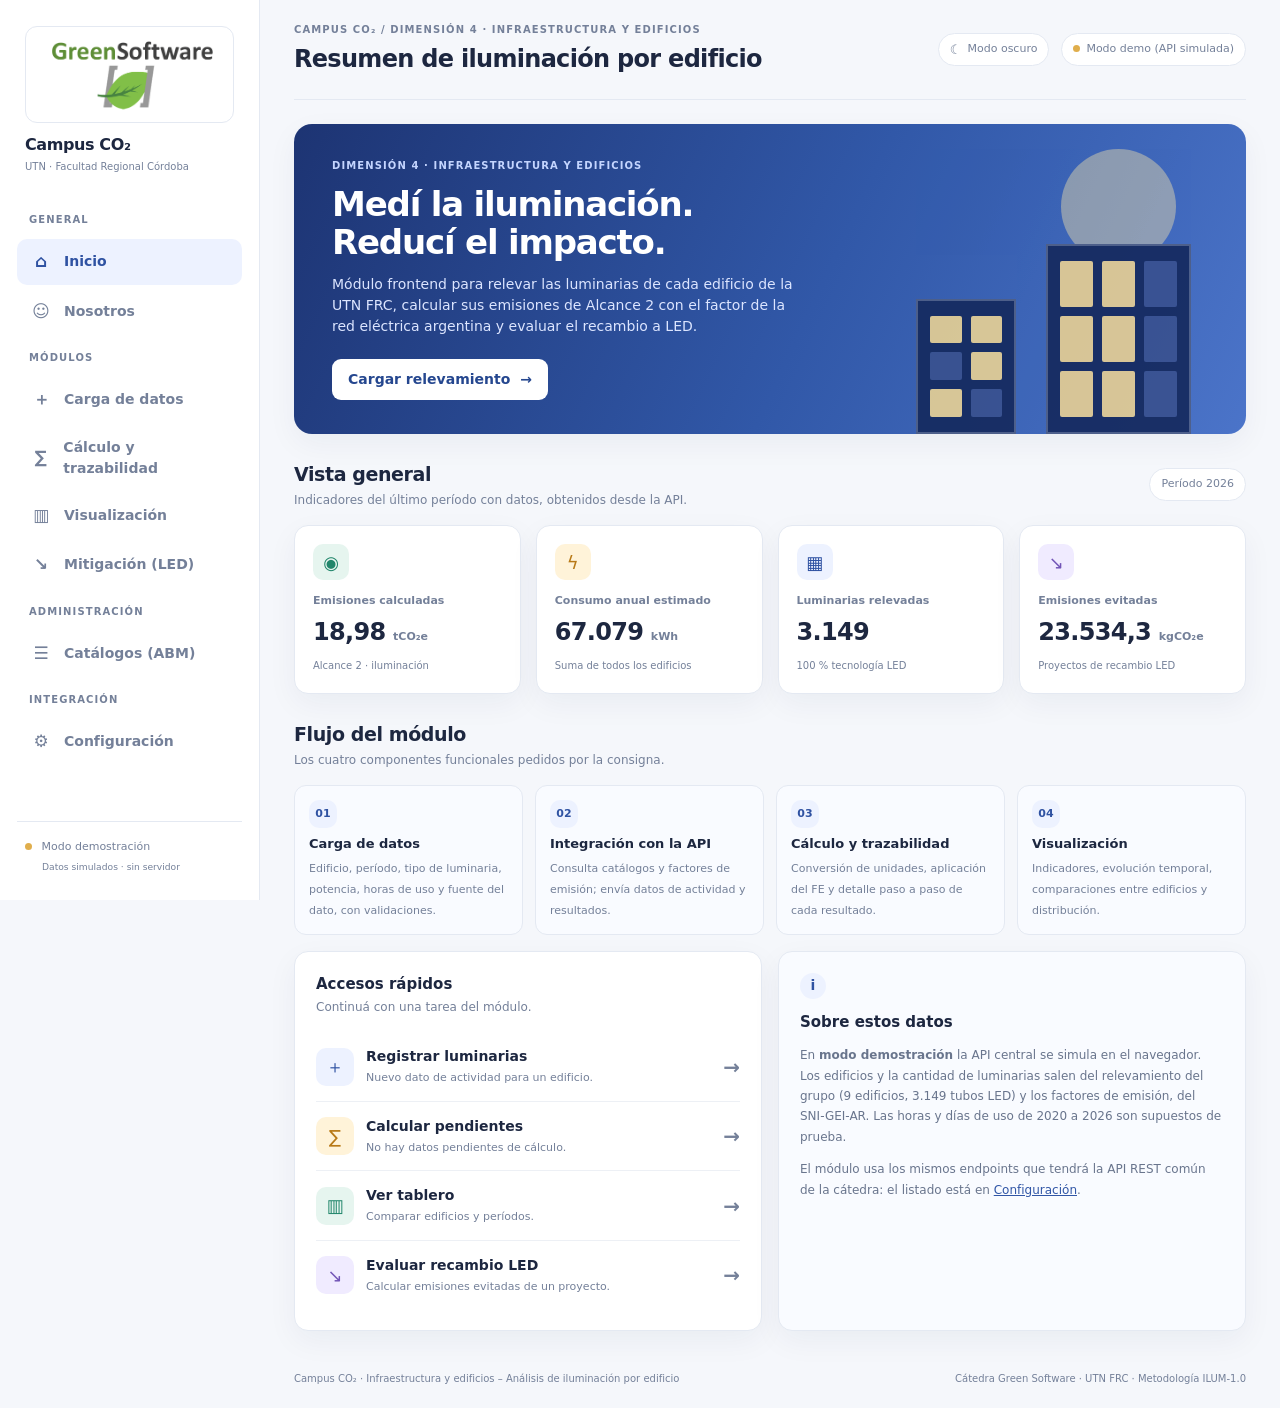
<file: index.html>
<!doctype html>
<html lang="es">
<head>
  <meta charset="utf-8">
  <meta name="viewport" content="width=device-width, initial-scale=1">
  <title>Inicio · Campus CO₂ Iluminación</title>
  <link rel="icon" href="favicon.ico" sizes="any">
  <link rel="icon" type="image/png" href="img/icono-64.png">
  <link rel="apple-touch-icon" href="img/icono-180.png">
  <link rel="stylesheet" href="css/styles.css">
  <script>try{var t=localStorage.getItem("campusco2.theme");if(t)document.documentElement.dataset.theme=t}catch(e){}</script>
</head>
<body data-page="inicio" data-title="Resumen de iluminación por edificio">
  <aside id="app-sidebar"></aside>
  <main class="main">
    <header id="app-topbar"></header>

    <div class="hero">
      <div class="hero-copy">
        <div class="eyebrow light">Dimensión 4 · Infraestructura y edificios</div>
        <h2>Medí la iluminación.<br>Reducí el impacto.</h2>
        <p>Módulo frontend para relevar las luminarias de cada edificio de la UTN FRC, calcular sus emisiones de Alcance 2 con el factor de la red eléctrica argentina y evaluar el recambio a LED.</p>
        <a class="btn btn-light" href="carga.html">Cargar relevamiento <span>→</span></a>
      </div>
      <div class="hero-art" aria-hidden="true">
        <div class="sun"></div>
        <div class="building building-a"><i></i><i></i><i></i><i></i><i></i><i></i></div>
        <div class="building building-b"><i></i><i></i><i></i><i></i><i></i><i></i><i></i><i></i><i></i></div>
      </div>
    </div>

    <div class="section-heading">
      <div><h2>Vista general</h2><p>Indicadores del último período con datos, obtenidos desde la API.</p></div>
      <span class="period-tag" id="home-period">Cargando…</span>
    </div>
    <div class="kpi-grid" id="home-kpis">
      <article class="kpi"><div class="kpi-icon green">◉</div><span class="kpi-label">Emisiones calculadas</span><strong id="k-co2">–</strong><small>Alcance 2 · iluminación</small></article>
      <article class="kpi"><div class="kpi-icon gold">ϟ</div><span class="kpi-label">Consumo anual estimado</span><strong id="k-kwh">–</strong><small>Suma de todos los edificios</small></article>
      <article class="kpi"><div class="kpi-icon blue">▦</div><span class="kpi-label">Luminarias relevadas</span><strong id="k-lum">–</strong><small id="k-led">–</small></article>
      <article class="kpi"><div class="kpi-icon violet">↘</div><span class="kpi-label">Emisiones evitadas</span><strong id="k-evit">–</strong><small>Proyectos de recambio LED</small></article>
    </div>
    <div id="home-error"></div>

    <div class="section-heading"><div><h2>Flujo del módulo</h2><p>Los cuatro componentes funcionales pedidos por la consigna.</p></div></div>
    <div class="flow">
      <a class="flow-step" href="carga.html"><span class="step">01</span><b>Carga de datos</b><small>Edificio, período, tipo de luminaria, potencia, horas de uso y fuente del dato, con validaciones.</small></a>
      <a class="flow-step" href="configuracion.html"><span class="step">02</span><b>Integración con la API</b><small>Consulta catálogos y factores de emisión; envía datos de actividad y resultados.</small></a>
      <a class="flow-step" href="calculo.html"><span class="step">03</span><b>Cálculo y trazabilidad</b><small>Conversión de unidades, aplicación del FE y detalle paso a paso de cada resultado.</small></a>
      <a class="flow-step" href="visualizacion.html"><span class="step">04</span><b>Visualización</b><small>Indicadores, evolución temporal, comparaciones entre edificios y distribución.</small></a>
    </div>

    <div class="grid-2 mt">
      <article class="panel">
        <div class="panel-head"><div><h3>Accesos rápidos</h3><p>Continuá con una tarea del módulo.</p></div></div>
        <div class="quick-list">
          <a class="quick-link" href="carga.html"><span class="quick-icon blue">＋</span><span><b>Registrar luminarias</b><small>Nuevo dato de actividad para un edificio.</small></span><strong>→</strong></a>
          <a class="quick-link" href="calculo.html"><span class="quick-icon gold">∑</span><span><b>Calcular pendientes</b><small id="k-pend">Datos de actividad sin resultado de emisiones.</small></span><strong>→</strong></a>
          <a class="quick-link" href="visualizacion.html"><span class="quick-icon green">▥</span><span><b>Ver tablero</b><small>Comparar edificios y períodos.</small></span><strong>→</strong></a>
          <a class="quick-link" href="mitigacion.html"><span class="quick-icon violet">↘</span><span><b>Evaluar recambio LED</b><small>Calcular emisiones evitadas de un proyecto.</small></span><strong>→</strong></a>
        </div>
      </article>
      <article class="panel note-panel">
        <div class="note-icon">i</div>
        <h3>Sobre estos datos</h3>
        <p>En <b>modo demostración</b> la API central se simula en el navegador. Los edificios y la cantidad de luminarias salen del relevamiento del grupo (9 edificios, 3.149 tubos LED) y los factores de emisión, del SNI-GEI-AR. Las horas y días de uso de 2020 a 2026 son supuestos de prueba.</p>
        <p>El módulo usa los mismos endpoints que tendrá la API REST común de la cátedra: el listado está en <a href="configuracion.html">Configuración</a>.</p>
      </article>
    </div>
  </main>

  <script src="js/config.js"></script>
  <script src="js/calculo.js"></script>
  <script src="js/mock-data.js"></script>
  <script src="js/api.js"></script>
  <script src="js/layout.js"></script>
  <script src="js/contexto.js"></script>
  <script src="js/pages/inicio.js"></script>
</body>
</html>
</file>
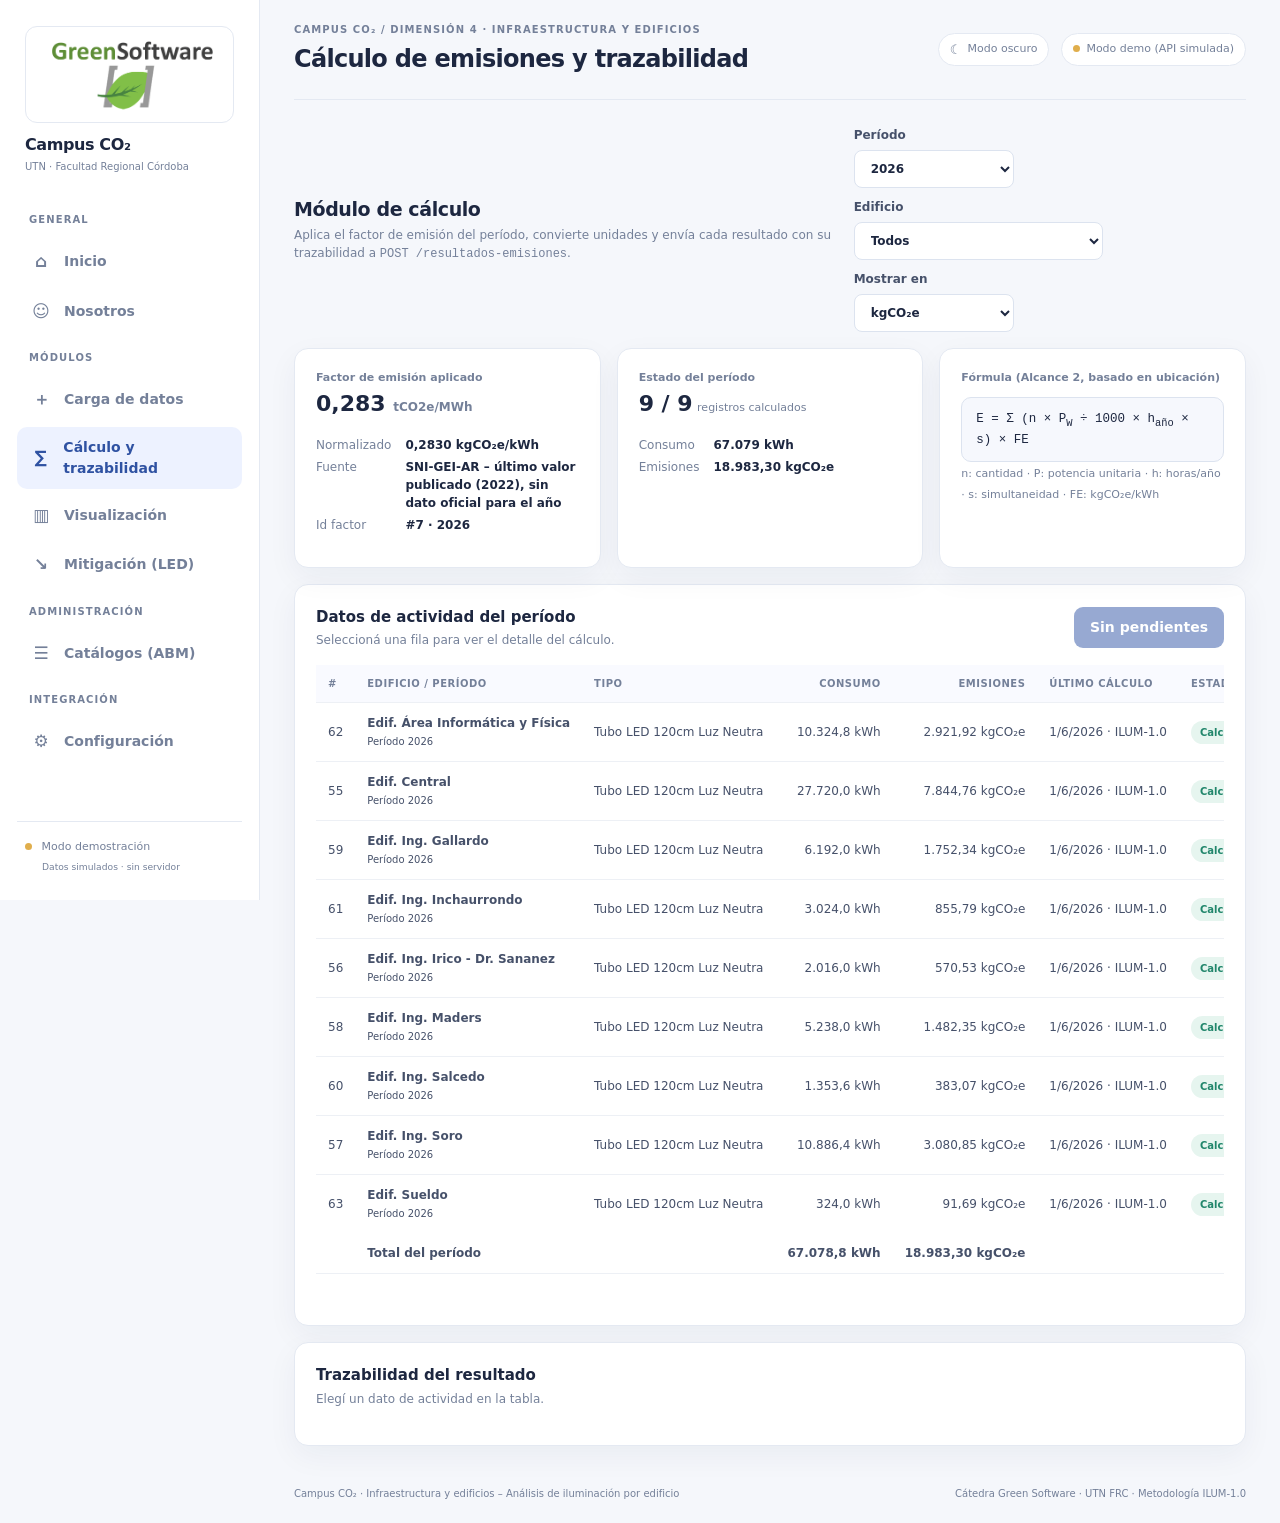
<file: calculo.html>
<!doctype html>
<html lang="es">
<head>
  <meta charset="utf-8">
  <meta name="viewport" content="width=device-width, initial-scale=1">
  <title>Cálculo · Campus CO₂ Iluminación</title>
  <link rel="icon" href="favicon.ico" sizes="any">
  <link rel="icon" type="image/png" href="img/icono-64.png">
  <link rel="apple-touch-icon" href="img/icono-180.png">
  <link rel="stylesheet" href="css/styles.css">
  <script>try{var t=localStorage.getItem("campusco2.theme");if(t)document.documentElement.dataset.theme=t}catch(e){}</script>
</head>
<body data-page="calculo" data-title="Cálculo de emisiones y trazabilidad">
  <aside id="app-sidebar"></aside>
  <main class="main">
    <header id="app-topbar"></header>

    <div class="section-heading">
      <div><h2>Módulo de cálculo</h2><p>Aplica el factor de emisión del período, convierte unidades y envía cada resultado con su trazabilidad a <code>POST /resultados-emisiones</code>.</p></div>
      <div class="toolbar">
        <label class="field">Período<select id="periodo"></select></label>
        <label class="field">Edificio<select id="edificio"></select></label>
        <label class="field">Mostrar en<select id="unidad"><option value="kg">kgCO₂e</option><option value="t">tCO₂e</option></select></label>
      </div>
    </div>

    <div class="grid-3">
      <article class="panel">
        <span class="kpi-label">Factor de emisión aplicado</span>
        <div id="factor-box" class="loading">Cargando…</div>
      </article>
      <article class="panel">
        <span class="kpi-label">Estado del período</span>
        <div id="estado-box" class="loading">Cargando…</div>
      </article>
      <article class="panel">
        <span class="kpi-label">Fórmula (Alcance 2, basado en ubicación)</span>
        <div class="formula" style="margin-bottom:0">E = Σ (n × P<sub>W</sub> ÷ 1000 × h<sub>año</sub> × s) × FE</div>
        <small class="required-note">n: cantidad · P: potencia unitaria · h: horas/año · s: simultaneidad · FE: kgCO₂e/kWh</small>
      </article>
    </div>

    <article class="panel mt">
      <div class="panel-head">
        <div><h3>Datos de actividad del período</h3><p>Seleccioná una fila para ver el detalle del cálculo.</p></div>
        <div class="row-actions">
          <button class="btn btn-primary" id="btn-all" disabled>Calcular y enviar pendientes</button>
        </div>
      </div>
      <div class="table-wrap">
        <table>
          <thead><tr><th>#</th><th>Edificio / período</th><th>Tipo</th><th class="num">Consumo</th><th class="num">Emisiones</th><th>Último cálculo</th><th>Estado</th><th></th></tr></thead>
          <tbody id="calc-table"><tr><td colspan="8" class="empty">Cargando…</td></tr></tbody>
          <tfoot id="calc-foot"></tfoot>
        </table>
      </div>
      <p id="calc-message" class="form-message" aria-live="polite"></p>
    </article>

    <article class="panel mt" id="trace-panel">
      <div class="panel-head"><div><h3>Trazabilidad del resultado</h3><p id="trace-sub">Elegí un dato de actividad en la tabla.</p></div></div>
      <div id="trace" class="trace"></div>
    </article>
  </main>

  <script src="js/config.js"></script>
  <script src="js/calculo.js"></script>
  <script src="js/mock-data.js"></script>
  <script src="js/api.js"></script>
  <script src="js/layout.js"></script>
  <script src="js/contexto.js"></script>
  <script src="js/pages/calculo.js"></script>
</body>
</html>
</file>
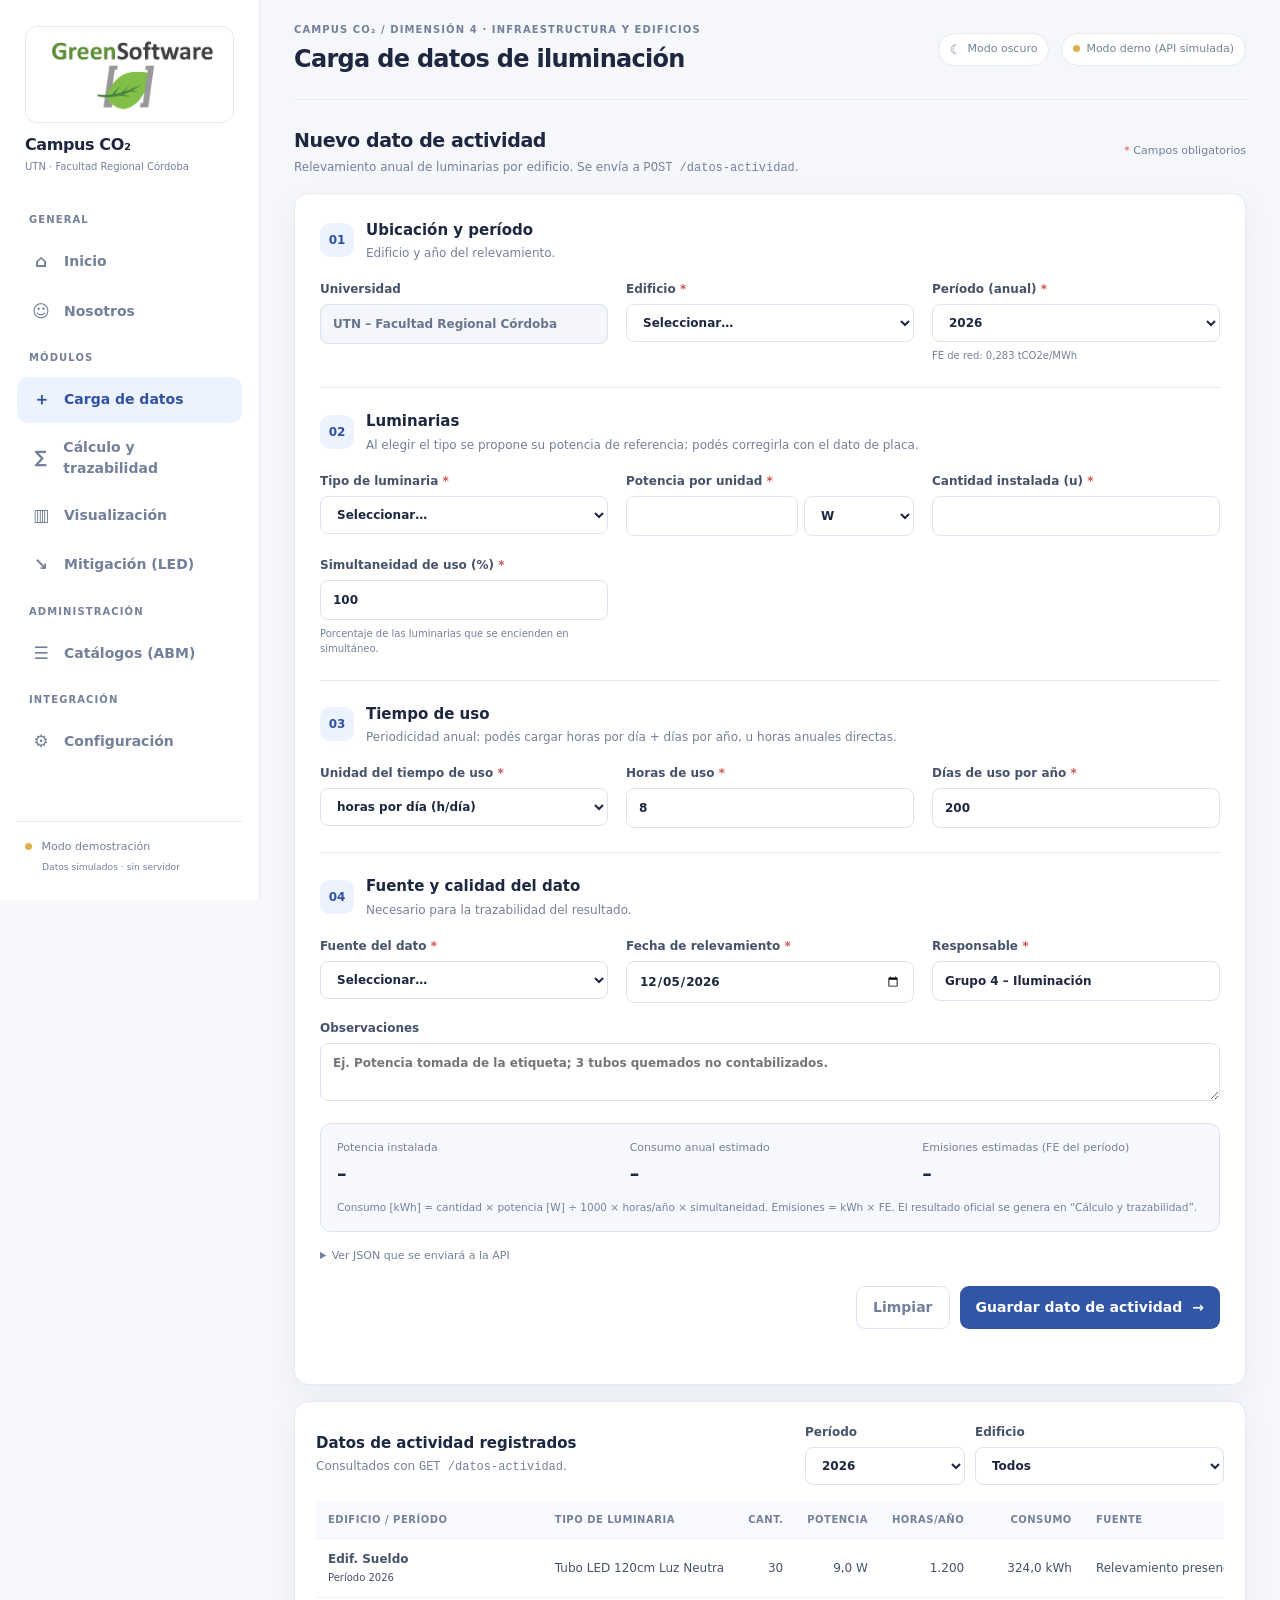
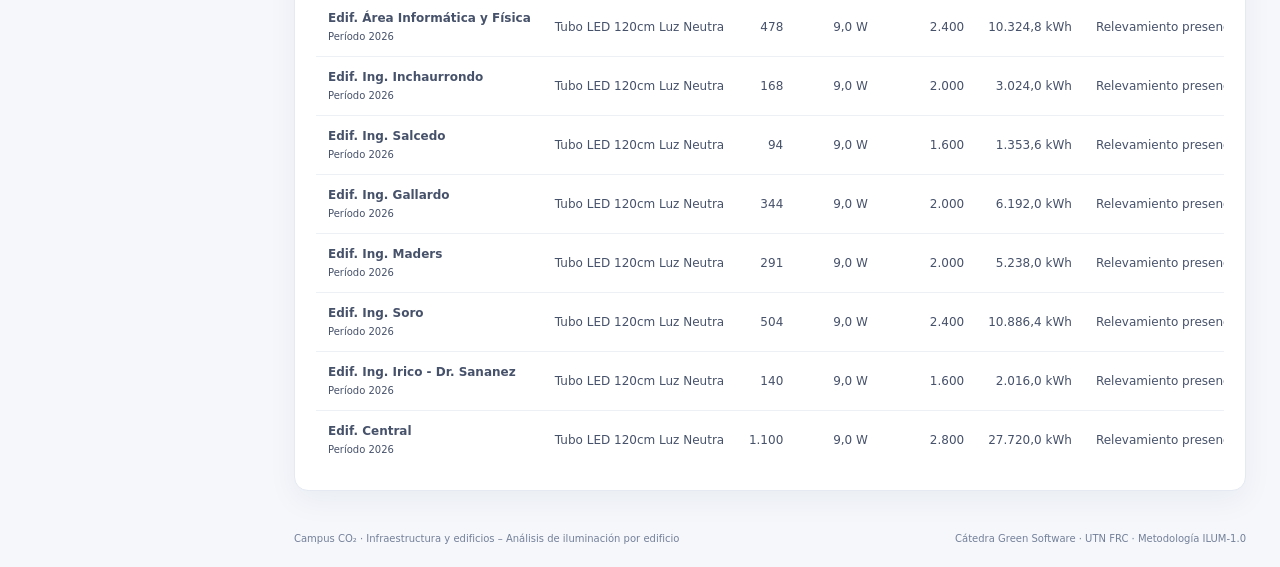
<file: carga.html>
<!doctype html>
<html lang="es">
<head>
  <meta charset="utf-8">
  <meta name="viewport" content="width=device-width, initial-scale=1">
  <title>Carga de datos · Campus CO₂ Iluminación</title>
  <link rel="icon" href="favicon.ico" sizes="any">
  <link rel="icon" type="image/png" href="img/icono-64.png">
  <link rel="apple-touch-icon" href="img/icono-180.png">
  <link rel="stylesheet" href="css/styles.css">
  <script>try{var t=localStorage.getItem("campusco2.theme");if(t)document.documentElement.dataset.theme=t}catch(e){}</script>
</head>
<body data-page="carga" data-title="Carga de datos de iluminación">
  <aside id="app-sidebar"></aside>
  <main class="main">
    <header id="app-topbar"></header>

    <div class="section-heading">
      <div><h2 id="form-title">Nuevo dato de actividad</h2><p>Relevamiento anual de luminarias por edificio. Se envía a <code>POST /datos-actividad</code>.</p></div>
      <span class="required-note"><span style="color:#d35454">*</span> Campos obligatorios</span>
    </div>

    <form id="activity-form" class="panel form-panel" novalidate>
      <input type="hidden" id="id_actividad">

      <div class="form-section-title"><span class="step">01</span><div><h3>Ubicación y período</h3><p>Edificio y año del relevamiento.</p></div></div>
      <div class="form-grid">
        <label class="field">Universidad<input id="universidad" readonly></label>
        <label class="field"><span class="lbl">Edificio <span class="req">*</span></span><select id="id_edificio" required></select><span class="error-text">Seleccioná un edificio.</span></label>
        <label class="field"><span class="lbl">Período (anual) <span class="req">*</span></span><select id="id_periodo" required></select><span class="error-text">Seleccioná un período.</span><small id="periodo-info"></small></label>
      </div>

      <div class="form-section-title separated"><span class="step">02</span><div><h3>Luminarias</h3><p>Al elegir el tipo se propone su potencia de referencia; podés corregirla con el dato de placa.</p></div></div>
      <div class="form-grid">
        <label class="field"><span class="lbl">Tipo de luminaria <span class="req">*</span></span><select id="id_tipo_luminaria" required></select><span class="error-text">Seleccioná un tipo de luminaria.</span><small id="tipo-info"></small></label>
        <label class="field"><span class="lbl">Potencia por unidad <span class="req">*</span></span>
          <span class="input-group">
            <input id="potencia_unitaria" type="number" step="any" min="0" required>
            <select id="unidad_potencia"><option value="W">W</option><option value="kW">kW</option></select>
          </span>
          <span class="error-text" id="err-potencia">Ingresá una potencia entre 0,5 W y 2 kW por unidad.</span>
        </label>
        <label class="field"><span class="lbl">Cantidad instalada (u) <span class="req">*</span></span><input id="cantidad" type="number" min="1" step="1" required><span class="error-text">Ingresá un número entero entre 1 y 10.000.</span></label>
        <label class="field"><span class="lbl">Simultaneidad de uso (%) <span class="req">*</span></span><input id="factor_simultaneidad" type="number" min="1" max="100" step="1" value="100" required><span class="error-text">Debe estar entre 1 y 100 %.</span><small>Porcentaje de las luminarias que se encienden en simultáneo.</small></label>
      </div>

      <div class="form-section-title separated"><span class="step">03</span><div><h3>Tiempo de uso</h3><p>Periodicidad anual: podés cargar horas por día + días por año, u horas anuales directas.</p></div></div>
      <div class="form-grid">
        <label class="field"><span class="lbl">Unidad del tiempo de uso <span class="req">*</span></span>
          <select id="unidad_tiempo"><option value="h/día">horas por día (h/día)</option><option value="h/año">horas por año (h/año)</option></select>
        </label>
        <label class="field"><span class="lbl">Horas de uso <span class="req">*</span></span><input id="horas_uso" type="number" min="0" step="any" required><span class="error-text" id="err-horas">Ingresá entre 0,5 y 24 h/día.</span></label>
        <label class="field"><span class="lbl">Días de uso por año <span class="req">*</span></span><input id="dias_anio" type="number" min="1" max="366" step="1" required><span class="error-text">Ingresá entre 1 y 366 días.</span></label>
      </div>

      <div class="form-section-title separated"><span class="step">04</span><div><h3>Fuente y calidad del dato</h3><p>Necesario para la trazabilidad del resultado.</p></div></div>
      <div class="form-grid">
        <label class="field"><span class="lbl">Fuente del dato <span class="req">*</span></span><select id="id_fuente" required></select><span class="error-text">Seleccioná la fuente.</span></label>
        <label class="field"><span class="lbl">Fecha de relevamiento <span class="req">*</span></span><input id="fecha_relevamiento" type="date" required><span class="error-text">La fecha debe pertenecer al período seleccionado y no ser futura.</span></label>
        <label class="field"><span class="lbl">Responsable <span class="req">*</span></span><input id="responsable" maxlength="80" placeholder="Ej. Grupo 4 – Iluminación" required><span class="error-text">Indicá quién relevó el dato (mín. 3 caracteres).</span></label>
        <label class="field span-all">Observaciones<textarea id="observaciones" rows="2" maxlength="500" placeholder="Ej. Potencia tomada de la etiqueta; 3 tubos quemados no contabilizados."></textarea></label>
      </div>

      <div class="calc-preview">
        <div><span>Potencia instalada</span><strong id="pv-kw">–</strong></div>
        <div><span>Consumo anual estimado</span><strong id="pv-kwh">–</strong></div>
        <div><span>Emisiones estimadas (FE del período)</span><strong id="pv-co2">–</strong></div>
        <small id="pv-formula">Consumo [kWh] = cantidad × potencia [W] ÷ 1000 × horas/año × simultaneidad. Emisiones = kWh × FE. El resultado oficial se genera en “Cálculo y trazabilidad”.</small>
      </div>
      <div id="dup-warning"></div>

      <details class="mt"><summary class="required-note" style="cursor:pointer">Ver JSON que se enviará a la API</summary><pre class="json-box mt" id="payload-preview"></pre></details>

      <div class="form-actions">
        <button type="button" class="btn btn-outline" id="btn-cancel">Limpiar</button>
        <button type="submit" class="btn btn-primary" id="btn-submit">Guardar dato de actividad <span>→</span></button>
      </div>
      <p id="form-message" class="form-message" aria-live="polite"></p>
    </form>

    <article class="panel mt">
      <div class="panel-head">
        <div><h3>Datos de actividad registrados</h3><p>Consultados con <code>GET /datos-actividad</code>.</p></div>
        <div class="toolbar">
          <label class="field">Período<select id="f-periodo"></select></label>
          <label class="field">Edificio<select id="f-edificio"></select></label>
        </div>
      </div>
      <div class="table-wrap">
        <table>
          <thead><tr><th>Edificio / período</th><th>Tipo de luminaria</th><th class="num">Cant.</th><th class="num">Potencia</th><th class="num">Horas/año</th><th class="num">Consumo</th><th>Fuente</th><th>Estado</th><th></th></tr></thead>
          <tbody id="activity-table"><tr><td colspan="9" class="empty">Cargando…</td></tr></tbody>
        </table>
      </div>
    </article>
  </main>

  <script src="js/config.js"></script>
  <script src="js/calculo.js"></script>
  <script src="js/mock-data.js"></script>
  <script src="js/api.js"></script>
  <script src="js/layout.js"></script>
  <script src="js/contexto.js"></script>
  <script src="js/pages/carga.js"></script>
</body>
</html>
</file>
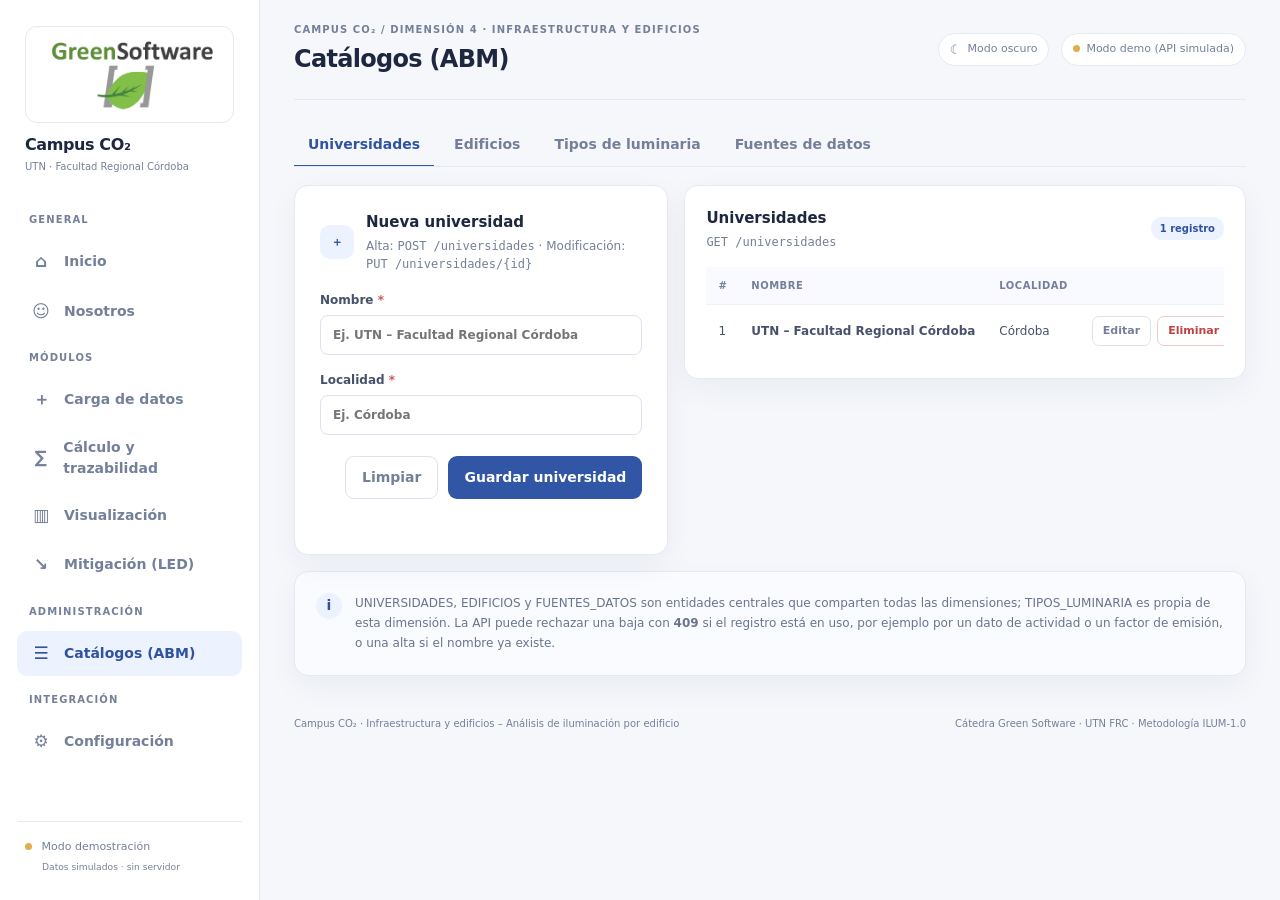
<file: catalogos.html>
<!doctype html>
<html lang="es">
<head>
  <meta charset="utf-8">
  <meta name="viewport" content="width=device-width, initial-scale=1">
  <title>Catálogos · Campus CO₂ Iluminación</title>
  <link rel="icon" href="favicon.ico" sizes="any">
  <link rel="icon" type="image/png" href="img/icono-64.png">
  <link rel="apple-touch-icon" href="img/icono-180.png">
  <link rel="stylesheet" href="css/styles.css">
  <script>try{var t=localStorage.getItem("campusco2.theme");if(t)document.documentElement.dataset.theme=t}catch(e){}</script>
</head>
<body data-page="catalogos" data-title="Catálogos (ABM)">
  <aside id="app-sidebar"></aside>
  <main class="main">
    <header id="app-topbar"></header>

    <div class="tabs" role="tablist">
      <button class="tab active" role="tab" data-tab="universidades" aria-selected="true">Universidades</button>
      <button class="tab" role="tab" data-tab="edificios" aria-selected="false">Edificios</button>
      <button class="tab" role="tab" data-tab="tipos" aria-selected="false">Tipos de luminaria</button>
      <button class="tab" role="tab" data-tab="fuentes" aria-selected="false">Fuentes de datos</button>
    </div>

    <!-- ================= UNIVERSIDADES ================= -->
    <section class="tab-panel" id="tab-universidades">
      <div class="grid-abm">
        <form id="form-univ" class="panel form-panel" novalidate>
          <input type="hidden" id="u-id">
          <div class="form-section-title"><span class="step">＋</span><div><h3 id="u-title">Nueva universidad</h3><p>Alta: <code>POST /universidades</code> · Modificación: <code>PUT /universidades/{id}</code></p></div></div>
          <div class="form-grid one-col">
            <label class="field"><span class="lbl">Nombre <span class="req">*</span></span><input id="u-nombre" maxlength="100" placeholder="Ej. UTN – Facultad Regional Córdoba"><span class="error-text">Ingresá un nombre de 3 a 100 caracteres.</span></label>
            <label class="field"><span class="lbl">Localidad <span class="req">*</span></span><input id="u-localidad" maxlength="80" placeholder="Ej. Córdoba"><span class="error-text">Ingresá una localidad de 2 a 80 caracteres.</span></label>
          </div>
          <div class="form-actions">
            <button type="button" class="btn btn-outline" id="u-cancel">Limpiar</button>
            <button type="submit" class="btn btn-primary" id="u-submit">Guardar universidad</button>
          </div>
          <p id="u-msg" class="form-message" aria-live="polite"></p>
        </form>

        <article class="panel">
          <div class="panel-head"><div><h3>Universidades</h3><p><code>GET /universidades</code></p></div><span class="badge" id="u-count">–</span></div>
          <div class="table-wrap"><table>
            <thead><tr><th>#</th><th>Nombre</th><th>Localidad</th><th></th></tr></thead>
            <tbody id="u-table"><tr><td colspan="4" class="empty">Cargando…</td></tr></tbody>
          </table></div>
        </article>
      </div>
    </section>

    <!-- ================= EDIFICIOS ================= -->
    <section class="tab-panel" id="tab-edificios" hidden>
      <div class="grid-abm">
        <form id="form-edif" class="panel form-panel" novalidate>
          <input type="hidden" id="e-id">
          <div class="form-section-title"><span class="step">＋</span><div><h3 id="e-title">Nuevo edificio</h3><p>Alta: <code>POST /edificios</code> · Modificación: <code>PUT /edificios/{id}</code></p></div></div>
          <div class="form-grid one-col">
            <label class="field"><span class="lbl">Universidad <span class="req">*</span></span><select id="e-universidad"></select><span class="error-text">Seleccioná la universidad.</span></label>
            <label class="field"><span class="lbl">Nombre <span class="req">*</span></span><input id="e-nombre" maxlength="100" placeholder="Ej. Edificio Central"><span class="error-text">Ingresá un nombre de 3 a 100 caracteres.</span></label>
            <label class="field">Dirección<input id="e-direccion" maxlength="150" placeholder="Ej. Maestro M. López esq. Cruz Roja Argentina"><span class="error-text">Máximo 150 caracteres.</span></label>
          </div>
          <div class="form-actions">
            <button type="button" class="btn btn-outline" id="e-cancel">Limpiar</button>
            <button type="submit" class="btn btn-primary" id="e-submit">Guardar edificio</button>
          </div>
          <p id="e-msg" class="form-message" aria-live="polite"></p>
        </form>

        <article class="panel">
          <div class="panel-head"><div><h3>Edificios</h3><p><code>GET /edificios</code></p></div><span class="badge" id="e-count">–</span></div>
          <div class="table-wrap"><table>
            <thead><tr><th>#</th><th>Nombre</th><th>Universidad</th><th>Dirección</th><th></th></tr></thead>
            <tbody id="e-table"><tr><td colspan="5" class="empty">Cargando…</td></tr></tbody>
          </table></div>
        </article>
      </div>
    </section>

    <!-- ================= TIPOS_LUMINARIA ================= -->
    <section class="tab-panel" id="tab-tipos" hidden>
      <div class="grid-abm">
        <form id="form-tipo" class="panel form-panel" novalidate>
          <input type="hidden" id="t-id">
          <div class="form-section-title"><span class="step">＋</span><div><h3 id="t-title">Nuevo tipo de luminaria</h3><p>Alta: <code>POST /tipos-luminaria</code> · Modificación: <code>PUT /tipos-luminaria/{id}</code></p></div></div>
          <div class="form-grid one-col">
            <label class="field"><span class="lbl">Nombre <span class="req">*</span></span><input id="t-nombre" maxlength="100" placeholder="Ej. Tubo LED T8 60 cm"><span class="error-text" id="t-nombre-err">Ingresá un nombre de 3 a 100 caracteres.</span></label>
            <label class="field"><span class="lbl">Tecnología <span class="req">*</span></span>
              <select id="t-tecnologia">
                <option value="">Seleccionar…</option>
                <option>LED</option><option>Fluorescente</option><option>Fluorescente compacta</option>
                <option>Halógena</option><option>Descarga</option><option>Incandescente</option><option>Otra</option>
              </select><span class="error-text">Seleccioná la tecnología.</span>
            </label>
            <label class="field"><span class="lbl">Potencia de referencia (W) <span class="req">*</span></span><input id="t-potencia" type="number" min="0.5" max="2000" step="any"><span class="error-text">Ingresá entre 0,5 y 2.000 W.</span><small>Se propone al cargar un dato de actividad con este tipo.</small></label>
            <label class="check"><input type="checkbox" id="t-eficiente"> Tecnología eficiente <small>(cuenta para el % LED / eficiente y no aparece como oportunidad de recambio)</small></label>
          </div>
          <div class="form-actions">
            <button type="button" class="btn btn-outline" id="t-cancel">Limpiar</button>
            <button type="submit" class="btn btn-primary" id="t-submit">Guardar tipo</button>
          </div>
          <p id="t-msg" class="form-message" aria-live="polite"></p>
        </form>

        <article class="panel">
          <div class="panel-head"><div><h3>Tipos de luminaria</h3><p><code>GET /tipos-luminaria</code></p></div><span class="badge" id="t-count">–</span></div>
          <div class="table-wrap"><table>
            <thead><tr><th>#</th><th>Nombre</th><th>Tecnología</th><th class="num">Potencia</th><th>Eficiente</th><th></th></tr></thead>
            <tbody id="t-table"><tr><td colspan="6" class="empty">Cargando…</td></tr></tbody>
          </table></div>
        </article>
      </div>
    </section>

    <!-- ================= FUENTES_DATOS ================= -->
    <section class="tab-panel" id="tab-fuentes" hidden>
      <div class="grid-abm">
        <form id="form-fuente" class="panel form-panel" novalidate>
          <input type="hidden" id="f-id">
          <div class="form-section-title"><span class="step">＋</span><div><h3 id="f-title">Nueva fuente de datos</h3><p>Alta: <code>POST /fuentes-datos</code> · Modificación: <code>PUT /fuentes-datos/{id}</code></p></div></div>
          <div class="form-grid one-col">
            <label class="field"><span class="lbl">Nombre <span class="req">*</span></span><input id="f-nombre" maxlength="100" placeholder="Ej. Factura EPEC"><span class="error-text" id="f-nombre-err">Ingresá un nombre de 3 a 100 caracteres.</span></label>
            <label class="field"><span class="lbl">Tipo <span class="req">*</span></span>
              <select id="f-tipo">
                <option value="">Seleccionar…</option>
                <option value="relevamiento">Relevamiento</option>
                <option value="inventario">Inventario</option>
                <option value="documento_tecnico">Documento técnico</option>
                <option value="factura">Factura</option>
                <option value="estimacion">Estimación</option>
                <option value="factor_emision">Factor de emisión</option>
              </select><span class="error-text">Seleccioná el tipo de fuente.</span>
            </label>
            <label class="field">Referencia<input id="f-referencia" maxlength="250" placeholder="Ej. Dpto. Mantenimiento / planilla 2026"><span class="error-text">Máximo 250 caracteres.</span><small>Dónde está el dato o quién lo provee.</small></label>
          </div>
          <div class="form-actions">
            <button type="button" class="btn btn-outline" id="f-cancel">Limpiar</button>
            <button type="submit" class="btn btn-primary" id="f-submit">Guardar fuente</button>
          </div>
          <p id="f-msg" class="form-message" aria-live="polite"></p>
        </form>

        <article class="panel">
          <div class="panel-head"><div><h3>Fuentes de datos</h3><p><code>GET /fuentes-datos</code></p></div><span class="badge" id="f-count">–</span></div>
          <div class="table-wrap"><table>
            <thead><tr><th>#</th><th>Nombre</th><th>Tipo</th><th>Referencia</th><th></th></tr></thead>
            <tbody id="f-table"><tr><td colspan="5" class="empty">Cargando…</td></tr></tbody>
          </table></div>
        </article>
      </div>
    </section>

    <div class="panel note-panel mt note-inline"><div class="note-icon">i</div><p>UNIVERSIDADES, EDIFICIOS y FUENTES_DATOS son entidades centrales que comparten todas las dimensiones; TIPOS_LUMINARIA es propia de esta dimensión. La API puede rechazar una baja con <b>409</b> si el registro está en uso, por ejemplo por un dato de actividad o un factor de emisión, o una alta si el nombre ya existe.</p></div>
  </main>

  <script src="js/config.js"></script>
  <script src="js/calculo.js"></script>
  <script src="js/mock-data.js"></script>
  <script src="js/api.js"></script>
  <script src="js/layout.js"></script>
  <script src="js/pages/catalogos.js"></script>
</body>
</html>
</file>
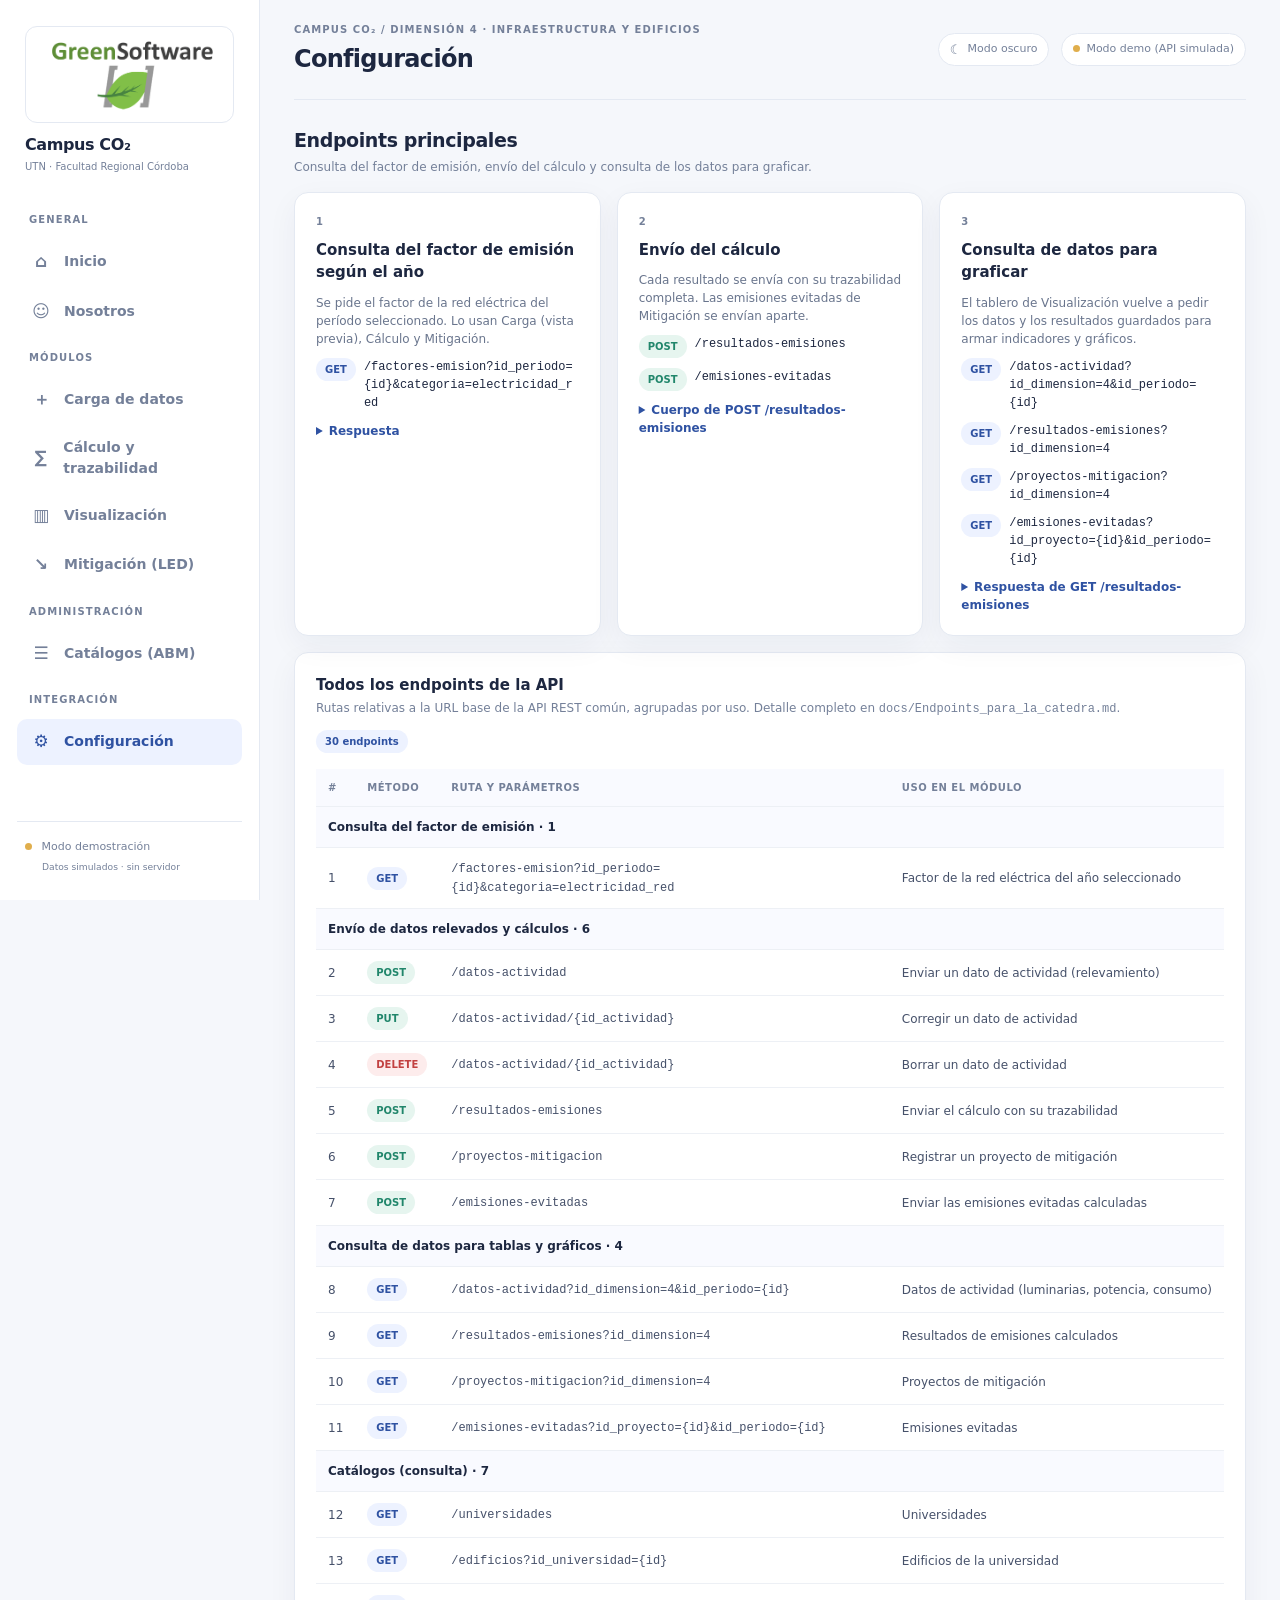
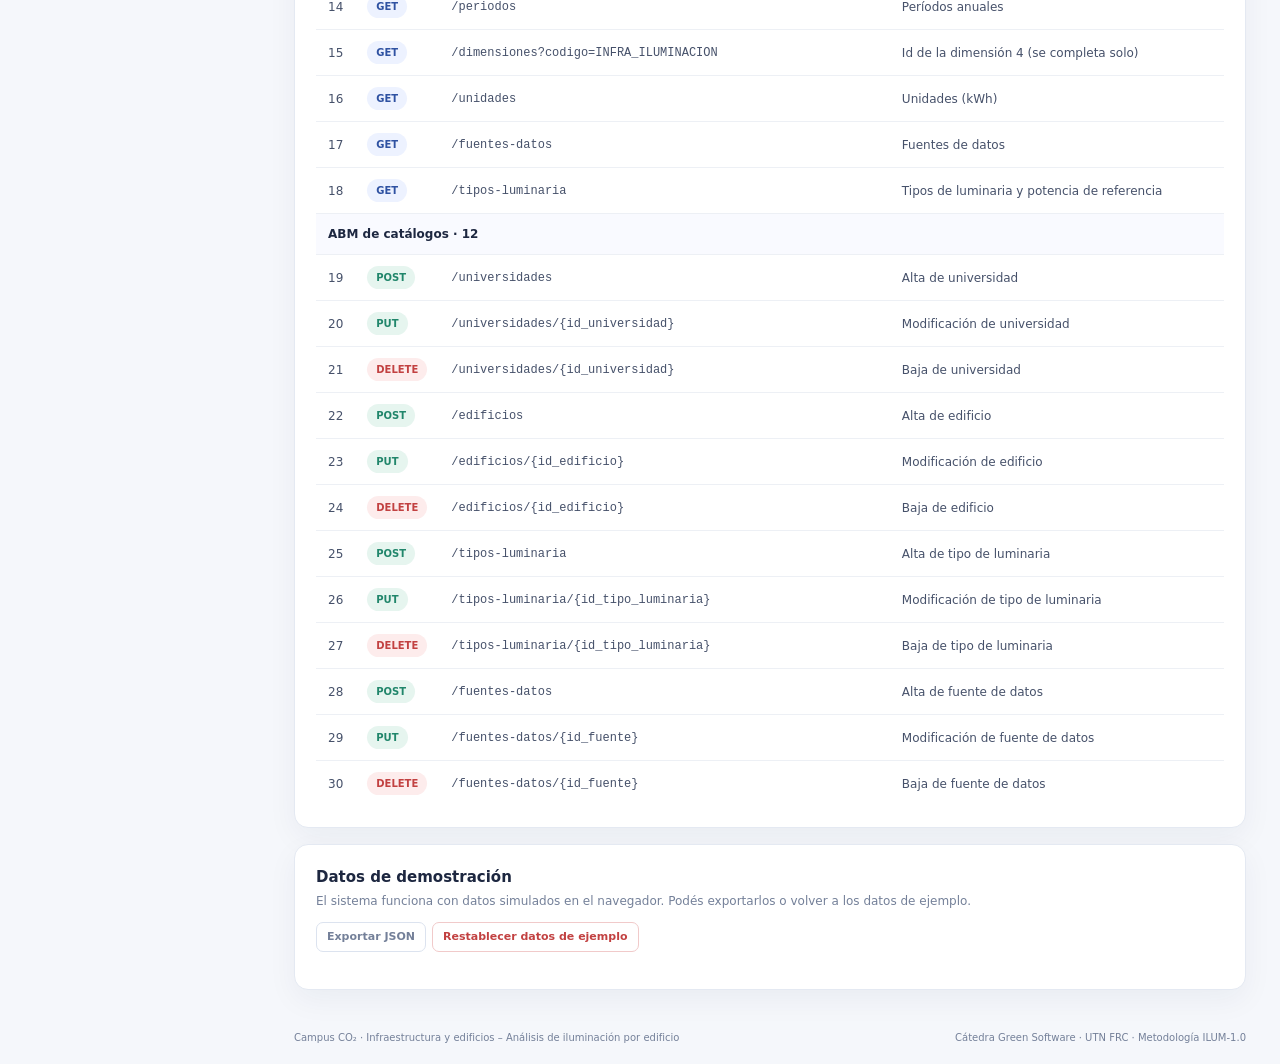
<file: configuracion.html>
<!doctype html>
<html lang="es">
<head>
  <meta charset="utf-8">
  <meta name="viewport" content="width=device-width, initial-scale=1">
  <title>Configuración · Campus CO₂ Iluminación</title>
  <link rel="icon" href="favicon.ico" sizes="any">
  <link rel="icon" type="image/png" href="img/icono-64.png">
  <link rel="apple-touch-icon" href="img/icono-180.png">
  <link rel="stylesheet" href="css/styles.css">
  <script>try{var t=localStorage.getItem("campusco2.theme");if(t)document.documentElement.dataset.theme=t}catch(e){}</script>
</head>
<body data-page="configuracion" data-title="Configuración">
  <aside id="app-sidebar"></aside>
  <main class="main">
    <header id="app-topbar"></header>

    <div class="section-heading">
      <div><h2>Endpoints principales</h2><p>Consulta del factor de emisión, envío del cálculo y consulta de los datos para graficar.</p></div>
    </div>
    <div class="ep-main" id="ep-main"></div>

    <article class="panel mt">
      <div class="panel-head"><div><h3>Todos los endpoints de la API</h3><p>Rutas relativas a la URL base de la API REST común, agrupadas por uso. Detalle completo en <code>docs/Endpoints_para_la_catedra.md</code>.</p></div><span class="badge" id="ep-count">–</span></div>
      <div class="table-wrap"><table>
        <thead><tr><th>#</th><th>Método</th><th>Ruta y parámetros</th><th>Uso en el módulo</th></tr></thead>
        <tbody id="ep-table"></tbody>
      </table></div>
    </article>

    <article class="panel mt">
      <div class="panel-head">
        <div><h3>Datos de demostración</h3><p>El sistema funciona con datos simulados en el navegador. Podés exportarlos o volver a los datos de ejemplo.</p></div>
        <div class="row-actions">
          <button class="btn btn-outline btn-sm" id="btn-export">Exportar JSON</button>
          <button class="btn btn-danger btn-sm" id="btn-reset">Restablecer datos de ejemplo</button>
        </div>
      </div>
    </article>
  </main>

  <script src="js/config.js"></script>
  <script src="js/calculo.js"></script>
  <script src="js/mock-data.js"></script>
  <script src="js/api.js"></script>
  <script src="js/layout.js"></script>
  <script src="js/pages/configuracion.js"></script>
</body>
</html>
</file>
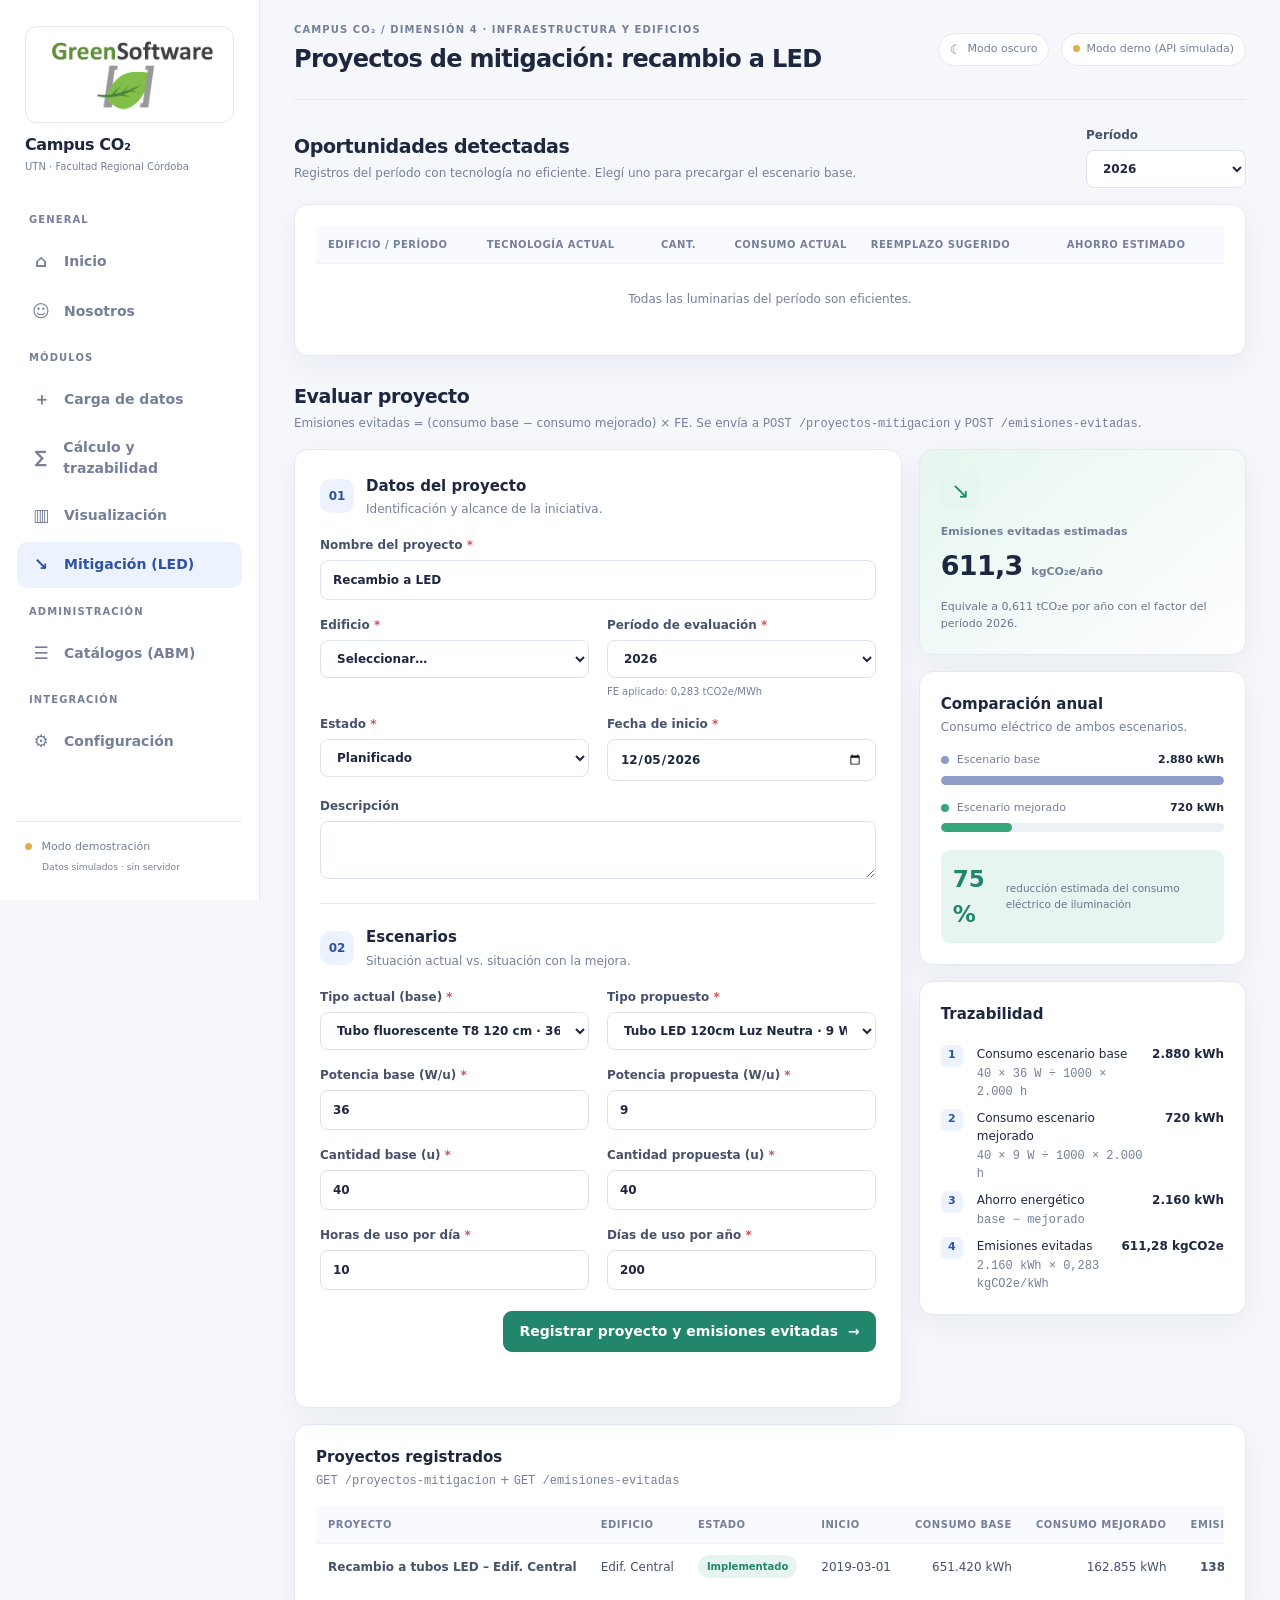
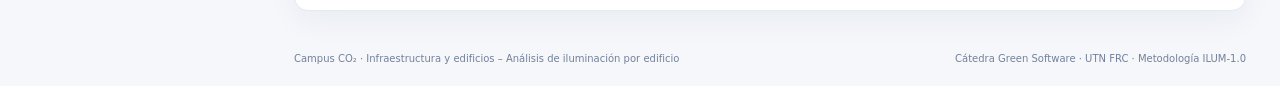
<file: mitigacion.html>
<!doctype html>
<html lang="es">
<head>
  <meta charset="utf-8">
  <meta name="viewport" content="width=device-width, initial-scale=1">
  <title>Mitigación · Campus CO₂ Iluminación</title>
  <link rel="icon" href="favicon.ico" sizes="any">
  <link rel="icon" type="image/png" href="img/icono-64.png">
  <link rel="apple-touch-icon" href="img/icono-180.png">
  <link rel="stylesheet" href="css/styles.css">
  <script>try{var t=localStorage.getItem("campusco2.theme");if(t)document.documentElement.dataset.theme=t}catch(e){}</script>
</head>
<body data-page="mitigacion" data-title="Proyectos de mitigación: recambio a LED">
  <aside id="app-sidebar"></aside>
  <main class="main">
    <header id="app-topbar"></header>

    <div class="section-heading">
      <div><h2>Oportunidades detectadas</h2><p>Registros del período con tecnología no eficiente. Elegí uno para precargar el escenario base.</p></div>
      <div class="toolbar"><label class="field">Período<select id="op-periodo"></select></label></div>
    </div>
    <article class="panel">
      <div class="table-wrap"><table>
        <thead><tr><th>Edificio / período</th><th>Tecnología actual</th><th class="num">Cant.</th><th class="num">Consumo actual</th><th>Reemplazo sugerido</th><th class="num">Ahorro estimado</th><th></th></tr></thead>
        <tbody id="op-table"><tr><td colspan="7" class="empty">Cargando…</td></tr></tbody>
      </table></div>
    </article>

    <div class="section-heading"><div><h2>Evaluar proyecto</h2><p>Emisiones evitadas = (consumo base − consumo mejorado) × FE. Se envía a <code>POST /proyectos-mitigacion</code> y <code>POST /emisiones-evitadas</code>.</p></div></div>
    <div class="mitigation-layout">
      <form id="project-form" class="panel form-panel" novalidate>
        <div class="form-section-title"><span class="step">01</span><div><h3>Datos del proyecto</h3><p>Identificación y alcance de la iniciativa.</p></div></div>
        <div class="form-grid cols-2">
          <label class="field span-2"><span class="lbl">Nombre del proyecto <span class="req">*</span></span><input id="nombre" maxlength="120" required><span class="error-text">Ingresá un nombre (mín. 5 caracteres).</span></label>
          <label class="field"><span class="lbl">Edificio <span class="req">*</span></span><select id="id_edificio" required></select><span class="error-text">Seleccioná un edificio.</span></label>
          <label class="field"><span class="lbl">Período de evaluación <span class="req">*</span></span><select id="id_periodo" required></select><small id="fe-info"></small></label>
          <label class="field"><span class="lbl">Estado <span class="req">*</span></span><select id="estado"><option>Planificado</option><option>En evaluación</option><option>En ejecución</option><option>Implementado</option></select></label>
          <label class="field"><span class="lbl">Fecha de inicio <span class="req">*</span></span><input id="fecha_inicio" type="date" required><span class="error-text">Ingresá la fecha de inicio.</span></label>
          <label class="field span-2">Descripción<textarea id="descripcion" rows="2" maxlength="500"></textarea></label>
        </div>

        <div class="form-section-title separated"><span class="step">02</span><div><h3>Escenarios</h3><p>Situación actual vs. situación con la mejora.</p></div></div>
        <div class="form-grid cols-2">
          <label class="field"><span class="lbl">Tipo actual (base) <span class="req">*</span></span><select id="tipo_base"></select></label>
          <label class="field"><span class="lbl">Tipo propuesto <span class="req">*</span></span><select id="tipo_nuevo"></select></label>
          <label class="field"><span class="lbl">Potencia base (W/u) <span class="req">*</span></span><input id="potencia_base" type="number" min="0.5" step="any" required><span class="error-text">Entre 0,5 y 2000 W.</span></label>
          <label class="field"><span class="lbl">Potencia propuesta (W/u) <span class="req">*</span></span><input id="potencia_nueva" type="number" min="0.5" step="any" required><span class="error-text">Entre 0,5 W y la potencia base.</span></label>
          <label class="field"><span class="lbl">Cantidad base (u) <span class="req">*</span></span><input id="cantidad_base" type="number" min="1" step="1" required><span class="error-text">Entero entre 1 y 10.000.</span></label>
          <label class="field"><span class="lbl">Cantidad propuesta (u) <span class="req">*</span></span><input id="cantidad_nueva" type="number" min="1" step="1" required><span class="error-text">Entero entre 1 y 10.000.</span></label>
          <label class="field"><span class="lbl">Horas de uso por día <span class="req">*</span></span><input id="horas_uso" type="number" min="0.5" max="24" step="any" required><span class="error-text">Entre 0,5 y 24.</span></label>
          <label class="field"><span class="lbl">Días de uso por año <span class="req">*</span></span><input id="dias_anio" type="number" min="1" max="366" step="1" required><span class="error-text">Entre 1 y 366.</span></label>
        </div>
        <div class="form-actions"><button type="submit" class="btn btn-success" id="btn-save">Registrar proyecto y emisiones evitadas <span>→</span></button></div>
        <p id="project-message" class="form-message" aria-live="polite"></p>
      </form>

      <div class="stack">
        <article class="panel result-highlight">
          <div class="highlight-icon">↘</div>
          <span class="kpi-label">Emisiones evitadas estimadas</span>
          <strong id="avoided">–</strong>
          <p id="avoided-note">Completá el formulario para calcular.</p>
        </article>
        <article class="panel">
          <div class="panel-head"><div><h3>Comparación anual</h3><p>Consumo eléctrico de ambos escenarios.</p></div></div>
          <div class="scenario-row"><span class="scenario-dot base"></span><span>Escenario base</span><strong id="base-kwh">–</strong></div>
          <div class="bar-track"><div class="bar-fill base-fill" id="base-bar" style="width:0"></div></div>
          <div class="scenario-row"><span class="scenario-dot improved"></span><span>Escenario mejorado</span><strong id="new-kwh">–</strong></div>
          <div class="bar-track"><div class="bar-fill improved-fill" id="new-bar" style="width:0"></div></div>
          <div class="saving-note"><strong id="saving">–</strong><span>reducción estimada del consumo eléctrico de iluminación</span></div>
        </article>
        <article class="panel"><div class="panel-head"><div><h3>Trazabilidad</h3></div></div><ol class="trace-steps" id="mit-trace"></ol></article>
      </div>
    </div>

    <article class="panel mt">
      <div class="panel-head"><div><h3>Proyectos registrados</h3><p><code>GET /proyectos-mitigacion</code> + <code>GET /emisiones-evitadas</code></p></div></div>
      <div class="table-wrap"><table>
        <thead><tr><th>Proyecto</th><th>Edificio</th><th>Estado</th><th>Inicio</th><th class="num">Consumo base</th><th class="num">Consumo mejorado</th><th class="num">Emisiones evitadas</th></tr></thead>
        <tbody id="project-table"></tbody>
      </table></div>
    </article>
  </main>

  <script src="js/config.js"></script>
  <script src="js/calculo.js"></script>
  <script src="js/mock-data.js"></script>
  <script src="js/api.js"></script>
  <script src="js/layout.js"></script>
  <script src="js/contexto.js"></script>
  <script src="js/pages/mitigacion.js"></script>
</body>
</html>
</file>
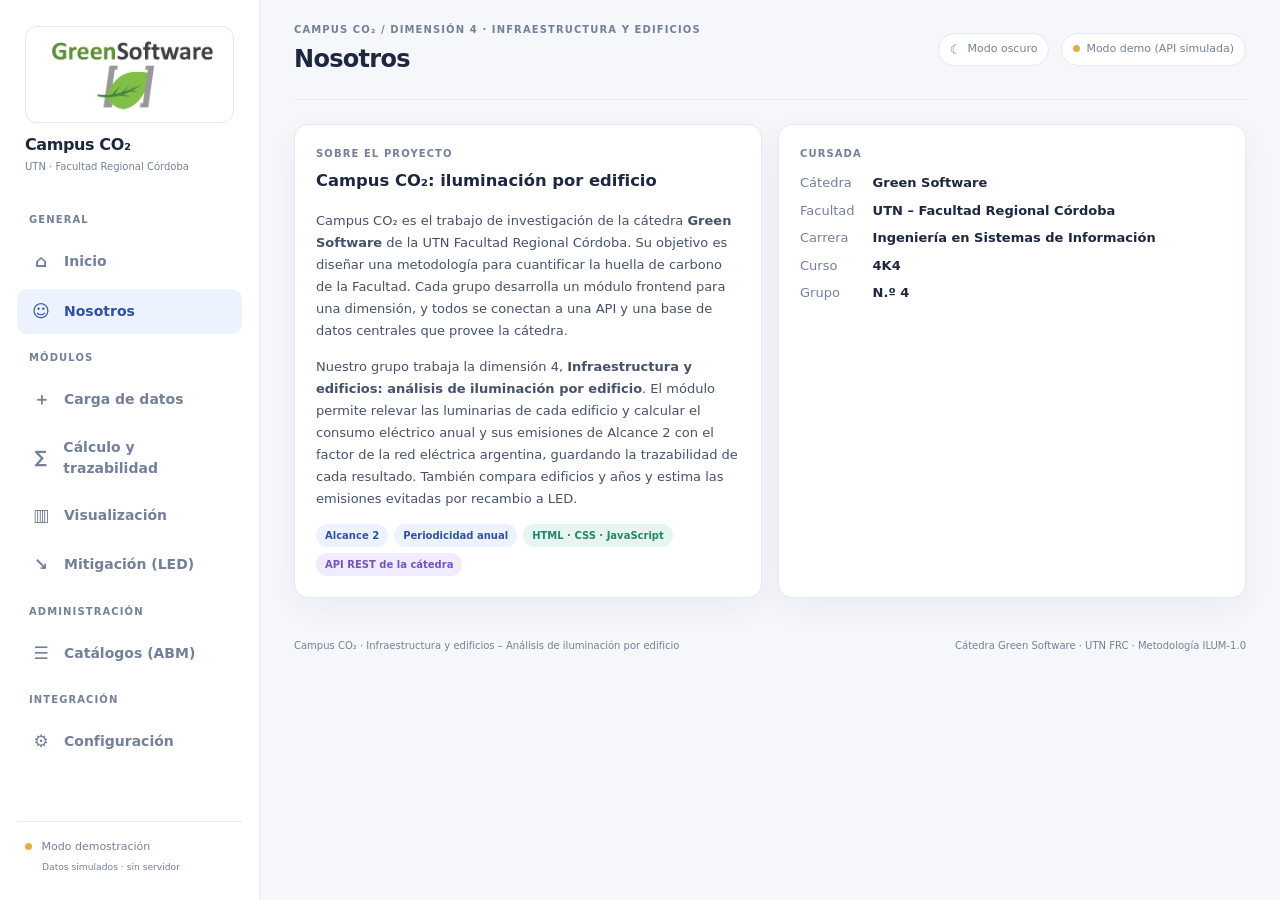
<file: nosotros.html>
<!doctype html>
<html lang="es">
<head>
  <meta charset="utf-8">
  <meta name="viewport" content="width=device-width, initial-scale=1">
  <title>Nosotros · Campus CO₂ Iluminación</title>
  <link rel="icon" href="favicon.ico" sizes="any">
  <link rel="icon" type="image/png" href="img/icono-64.png">
  <link rel="apple-touch-icon" href="img/icono-180.png">
  <link rel="stylesheet" href="css/styles.css">
  <script>try{var t=localStorage.getItem("campusco2.theme");if(t)document.documentElement.dataset.theme=t}catch(e){}</script>
</head>
<body data-page="nosotros" data-title="Nosotros">
  <aside id="app-sidebar"></aside>
  <main class="main">
    <header id="app-topbar"></header>

    <div class="grid-2">
      <article class="panel doc">
        <div class="eyebrow">Sobre el proyecto</div>
        <h3 style="margin-top:8px">Campus CO₂: iluminación por edificio</h3>
        <p>Campus CO₂ es el trabajo de investigación de la cátedra <b>Green Software</b> de la UTN Facultad Regional Córdoba. Su objetivo es diseñar una metodología para cuantificar la huella de carbono de la Facultad. Cada grupo desarrolla un módulo frontend para una dimensión, y todos se conectan a una API y una base de datos centrales que provee la cátedra.</p>
        <p>Nuestro grupo trabaja la dimensión 4, <b>Infraestructura y edificios: análisis de iluminación por edificio</b>. El módulo permite relevar las luminarias de cada edificio y calcular el consumo eléctrico anual y sus emisiones de Alcance 2 con el factor de la red eléctrica argentina, guardando la trazabilidad de cada resultado. También compara edificios y años y estima las emisiones evitadas por recambio a LED.</p>
        <div class="about-chips">
          <span class="badge">Alcance 2</span><span class="badge">Periodicidad anual</span><span class="badge ok">HTML · CSS · JavaScript</span><span class="badge violet">API REST de la cátedra</span>
        </div>
      </article>

      <article class="panel">
        <div class="eyebrow">Cursada</div>
        <dl class="kv about-kv">
          <dt>Cátedra</dt><dd>Green Software</dd>
          <dt>Facultad</dt><dd>UTN – Facultad Regional Córdoba</dd>
          <dt>Carrera</dt><dd>Ingeniería en Sistemas de Información</dd>
          <dt>Curso</dt><dd>4K4</dd>
          <dt>Grupo</dt><dd>N.º 4</dd>
        </dl>
      </article>
    </div>
  </main>

  <script src="js/config.js"></script>
  <script src="js/layout.js"></script>
</body>
</html>
</file>
<file: css/styles.css>
/* =========================================================
   Campus CO₂ · Módulo Infraestructura y edificios (Iluminación)
   Hoja de estilos compartida por todas las páginas
   ========================================================= */
:root {
  color-scheme: light;
  --navy: #172554; --blue: #3156a6; --blue-soft: #edf2ff; --blue-ink: #2f52a2;
  --ink: #1d2740; --muted: #748099; --line: #e4e9f2; --bg: #f5f7fb; --card: #fff;
  --soft: #f9fbff; --soft-2: #f6f8fd; --hover: #f4f6fb; --th-bg: #f9faff; --row-line: #edf0f5;
  --input-bg: #fff; --input-border: #dce3ef; --label: #46516a; --text-2: #69758d;
  --green: #21866b; --green-soft: #e6f5ef;
  --gold: #b87916; --gold-soft: #fff3d9;
  --violet: #7255b7; --violet-soft: #f0ebff;
  --red: #c24141; --red-soft: #fdecec;
  --shadow: 0 10px 30px rgba(23, 37, 84, .05);
  --chart-text: #52514e; --chart-axis: #6b7280; --chart-grid: #eef0f4;
}
* { box-sizing: border-box; }
body { margin: 0; background: var(--bg); color: var(--ink); font: 14px/1.5 Inter, ui-sans-serif, system-ui, -apple-system, "Segoe UI", sans-serif; display: flex; min-height: 100vh; }
button, input, select, textarea { font: inherit; }
button { cursor: pointer; }
a { color: var(--blue); }
code, pre { font-family: ui-monospace, SFMono-Regular, Consolas, monospace; font-size: 12px; }

/* ---------- Sidebar ---------- */
.sidebar { width: 260px; background: var(--card); border-right: 1px solid var(--line); padding: 26px 17px; display: flex; flex-direction: column; position: fixed; inset: 0 auto 0 0; z-index: 5; overflow-y: auto; }
.brand { display: flex; align-items: center; gap: 11px; padding: 0 8px 26px; text-decoration: none; color: inherit; }
.brand { flex-direction: column; align-items: stretch; gap: 10px; }
.brand-logo { display: block; background: #fff; border: 1px solid var(--line); border-radius: 12px; padding: 8px 12px; }
.brand-logo img { display: block; width: 100%; max-width: 190px; height: auto; margin: 0 auto; }
.brand-text strong { display: block; font-size: 16px; letter-spacing: -.4px; }
.brand-text small { display: block; color: var(--muted); font-size: 10px; margin-top: 2px; }
.brand-mark { width: 43px; height: 43px; background: linear-gradient(145deg, #2b4f9b, #4e77d6); border-radius: 13px; color: #fff; display: grid; place-items: center; font-weight: 800; letter-spacing: -1px; flex-shrink: 0; }
.brand strong { display: block; font-size: 16px; letter-spacing: -.4px; }
.brand small { display: block; color: var(--muted); font-size: 10px; margin-top: 2px; }
.nav-label, .eyebrow { font-size: 10px; font-weight: 800; letter-spacing: 1.1px; color: var(--muted); text-transform: uppercase; }
.nav-label { padding: 12px 12px 8px; }
.sidebar nav { display: grid; gap: 4px; }
.nav-item { color: var(--muted); text-decoration: none; padding: 10px 13px; border-radius: 10px; display: flex; align-items: center; gap: 12px; font-weight: 600; }
.nav-item span { width: 22px; text-align: center; font-size: 17px; }
.nav-item:hover { background: var(--hover); }
.nav-item.active { background: var(--blue-soft); color: var(--blue-ink); }
.sidebar-bottom { margin-top: auto; border-top: 1px solid var(--line); padding: 17px 8px 0; color: var(--muted); font-size: 11px; }
.sidebar-bottom small { display: block; color: var(--muted); padding: 5px 0 0 17px; word-break: break-all; }
.status-dot { display: inline-block; width: 7px; height: 7px; background: #31a879; border-radius: 50%; margin-right: 6px; }
.status-dot.mock { background: #e0ae4c; }
.status-dot.error { background: var(--red); }

/* ---------- Layout ---------- */
.main { margin-left: 260px; width: calc(100% - 260px); padding: 0 34px; max-width: 1800px; }
.topbar { min-height: 100px; display: flex; align-items: center; justify-content: space-between; gap: 16px; border-bottom: 1px solid var(--line); margin-bottom: 24px; }
.topbar h1 { font-size: 24px; letter-spacing: -.7px; margin: 4px 0 0; }
.top-actions { display: flex; align-items: center; gap: 12px; }
.pill, .period-tag { font-size: 11px; color: var(--muted); background: var(--card); border: 1px solid var(--line); padding: 7px 11px; border-radius: 30px; white-space: nowrap; text-decoration: none; }
footer { display: flex; justify-content: space-between; gap: 12px; padding: 28px 0 22px; margin-top: 12px; color: var(--muted); font-size: 10px; }

.section-heading { display: flex; align-items: center; justify-content: space-between; margin: 26px 0 16px; gap: 15px; }
.section-heading:first-child { margin-top: 0; }
.section-heading h2 { font-size: 19px; margin: 0 0 3px; letter-spacing: -.4px; }
.section-heading p, .panel-head p, .form-section-title p { margin: 0; color: var(--muted); font-size: 12px; }

/* ---------- Hero ---------- */
.hero { background: linear-gradient(115deg, #1d3473 0%, #3158a8 55%, #4b74c9 100%); border-radius: 18px; min-height: 260px; color: #fff; display: flex; overflow: hidden; position: relative; padding: 34px 38px; box-shadow: var(--shadow); }
.hero-copy { max-width: 560px; position: relative; z-index: 1; }
.eyebrow.light { color: #c4d5ff; }
.hero h2 { font-size: 34px; line-height: 1.13; letter-spacing: -1.2px; margin: 12px 0; }
.hero p { color: #dce5ff; max-width: 480px; font-size: 14px; margin: 0 0 22px; }
.hero-art { position: absolute; right: 0; bottom: 0; width: 43%; height: 100%; overflow: hidden; opacity: .9; }
.sun { position: absolute; width: 115px; height: 115px; border-radius: 50%; background: #ffe9a8; right: 70px; top: 25px; opacity: .45; }
.building { position: absolute; bottom: 0; background: #14295d; border: 2px solid rgba(255,255,255,.25); display: grid; grid-template-columns: repeat(2, 1fr); gap: 9px; padding: 15px 12px; }
.building i { display: block; background: #ffe39a; border-radius: 2px; opacity: .9; }
.building i:nth-child(3n) { background: #3d5594; }
.building-a { height: 135px; width: 100px; right: 230px; }
.building-b { height: 190px; width: 145px; right: 55px; grid-template-columns: repeat(3, 1fr); }

/* ---------- Buttons ---------- */
.btn { border: 0; border-radius: 9px; padding: 10px 16px; font-weight: 700; display: inline-flex; align-items: center; justify-content: center; gap: 10px; transition: .15s; text-decoration: none; }
.btn:hover { transform: translateY(-1px); filter: brightness(.98); }
.btn:disabled { opacity: .5; cursor: not-allowed; transform: none; }
.btn-light { background: #fff; color: #25478f; }
.btn-primary { background: var(--blue); color: #fff; }
.btn-success { background: var(--green); color: #fff; }
.btn-outline { background: var(--card); color: var(--muted); border: 1px solid var(--input-border); }
.btn-danger { background: var(--card); color: var(--red); border: 1px solid #f1caca; }
.btn-sm { padding: 6px 10px; font-size: 11px; border-radius: 7px; }

/* ---------- Cards / KPIs ---------- */
.kpi-grid { display: grid; grid-template-columns: repeat(4, minmax(0, 1fr)); gap: 15px; }
.kpi, .panel { background: var(--card); border: 1px solid var(--line); border-radius: 14px; box-shadow: var(--shadow); }
.kpi { padding: 18px; min-width: 0; }
.kpi-icon, .quick-icon { width: 36px; height: 36px; border-radius: 10px; display: grid; place-items: center; font-size: 18px; margin-bottom: 13px; }
.blue { background: var(--blue-soft); color: var(--blue-ink); }
.gold { background: var(--gold-soft); color: var(--gold); }
.green { background: var(--green-soft); color: var(--green); }
.violet { background: var(--violet-soft); color: var(--violet); }
.kpi-label { display: block; font-size: 11px; color: var(--muted); font-weight: 650; }
.kpi strong { display: block; font-size: 24px; letter-spacing: -.7px; margin: 4px 0; }
.kpi strong em, .result-highlight em { font-style: normal; font-size: 11px; color: var(--muted); letter-spacing: 0; }
.kpi small { font-size: 10px; color: var(--muted); }
.kpi .delta-up { color: var(--red); font-weight: 700; }
.kpi .delta-down { color: var(--green); font-weight: 700; }

.panel { padding: 21px; }
.panel-head { display: flex; align-items: center; justify-content: space-between; gap: 12px; margin-bottom: 16px; flex-wrap: wrap; }
.panel-head h3, .form-section-title h3, .note-panel h3 { margin: 0 0 3px; font-size: 15px; }
.grid-2 { display: grid; grid-template-columns: 1fr 1fr; gap: 16px; }
.grid-3 { display: grid; grid-template-columns: repeat(3, 1fr); gap: 16px; }
.stack { display: grid; gap: 16px; }
.mt { margin-top: 16px; }

.quick-list { display: grid; }
.quick-link { border-top: 1px solid var(--row-line); display: flex; align-items: center; gap: 12px; padding: 14px 0; color: var(--ink); text-decoration: none; }
.quick-link:first-child { border-top: 0; }
.quick-icon { flex-shrink: 0; margin: 0; width: 38px; height: 38px; }
.quick-link span:nth-child(2) { flex: 1; }
.quick-link b, .quick-link small { display: block; }
.quick-link small { font-size: 11px; color: var(--muted); margin-top: 3px; }
.quick-link > strong { color: var(--muted); font-size: 20px; }

.note-panel { background: var(--soft); }
.note-icon { width: 26px; height: 26px; border-radius: 50%; background: var(--blue-soft); color: var(--blue-ink); display: grid; place-items: center; font-weight: 800; margin-bottom: 12px; flex-shrink: 0; }
.note-panel p, .note-panel li { font-size: 12px; color: var(--text-2); line-height: 1.7; }
.note-inline { display: flex; gap: 13px; align-items: flex-start; }
.note-inline .note-icon { margin: 0; }
.note-inline p { margin: 0; }

/* Flujo de módulos */
.flow { display: grid; grid-template-columns: repeat(4, 1fr); gap: 12px; counter-reset: flow; }
.flow-step { border: 1px solid var(--line); border-radius: 12px; padding: 14px; background: var(--soft); text-decoration: none; color: inherit; position: relative; }
.flow-step:hover { border-color: #b9c8ee; }
.flow-step b { display: block; font-size: 13px; margin: 6px 0 3px; }
.flow-step small { color: var(--muted); font-size: 11px; }
.flow-step .step { width: 28px; height: 28px; font-size: 11px; }

/* ---------- Forms ---------- */
.form-panel { padding: 25px; }
.form-section-title { display: flex; align-items: center; gap: 12px; margin-bottom: 18px; }
.step { height: 34px; width: 34px; display: grid; place-items: center; background: var(--blue-soft); color: var(--blue); border-radius: 10px; font-weight: 800; font-size: 12px; flex-shrink: 0; }
.form-section-title.separated { border-top: 1px solid var(--line); padding-top: 22px; margin-top: 24px; }
.form-grid { display: grid; grid-template-columns: repeat(3, minmax(0, 1fr)); gap: 16px 18px; }
.form-grid.cols-2 { grid-template-columns: repeat(2, minmax(0, 1fr)); }
.form-grid.one-col { grid-template-columns: 1fr; }
.field { display: flex; flex-direction: column; gap: 6px; font-weight: 650; font-size: 12px; color: var(--label); min-width: 0; }
.field .req { color: #d35454; }
.field input, .field select, .field textarea, .toolbar select, .toolbar input { width: 100%; border: 1px solid var(--input-border); background: var(--card); border-radius: 8px; padding: 10px 12px; color: var(--ink); outline: none; min-width: 0; }
.field input[readonly], .field input:disabled, .field select:disabled { background: var(--hover); color: var(--text-2); }
.field input:focus, .field select:focus, .field textarea:focus { border-color: #6582d5; box-shadow: 0 0 0 3px var(--blue-soft); }
.field small { font-size: 10px; color: var(--muted); font-weight: 400; }
.field.invalid input, .field.invalid select, .field.invalid textarea { border-color: #e08b8b; background: #fffafa; }
.field .error-text { color: var(--red); font-size: 10.5px; font-weight: 600; display: none; }
.field.invalid .error-text { display: block; }
.field.span-2 { grid-column: span 2; }
.field.span-all { grid-column: 1 / -1; }
.input-group { display: flex; gap: 6px; }
.input-group input { flex: 1; }
.input-group select { width: 110px; flex-shrink: 0; }
.field textarea { resize: vertical; }

.calc-preview { margin-top: 22px; background: var(--soft-2); border: 1px solid var(--input-border); border-radius: 11px; padding: 16px; display: grid; grid-template-columns: repeat(3, 1fr); gap: 12px; }
.calc-preview div span { display: block; font-size: 11px; color: var(--muted); }
.calc-preview div strong { display: block; font-size: 19px; margin-top: 3px; }
.calc-preview small { grid-column: 1 / -1; color: var(--muted); font-size: 10.5px; }
.form-actions { display: flex; justify-content: flex-end; gap: 10px; margin-top: 21px; flex-wrap: wrap; }
.form-message { margin: 12px 0 0; font-size: 12px; min-height: 18px; }
.form-message.ok { color: var(--green); }
.form-message.err { color: var(--red); }
.required-note { font-size: 11px; color: var(--muted); }
.alert { border-radius: 10px; padding: 11px 14px; font-size: 12px; margin-top: 14px; }
.alert-warn { background: var(--gold-soft); color: #87590f; border: 1px solid #f3dca6; }
.alert-err { background: var(--red-soft); color: #9b2f2f; border: 1px solid #f1caca; }

/* Toolbar de filtros */
.toolbar { display: flex; gap: 10px; align-items: end; flex-wrap: wrap; }
.toolbar .field { min-width: 160px; }

/* ---------- Tables ---------- */
.table-wrap { overflow-x: auto; }
table { border-collapse: collapse; width: 100%; font-size: 12px; white-space: nowrap; }
th { text-align: left; color: var(--muted); font-size: 10px; text-transform: uppercase; letter-spacing: .5px; background: var(--th-bg); }
td, th { padding: 11px 12px; border-bottom: 1px solid var(--row-line); }
td { color: var(--label); }
td.num, th.num { text-align: right; }
tbody tr:last-child td { border-bottom: 0; }
tbody tr.selected td { background: var(--hover); }
.empty { text-align: center; color: var(--muted); padding: 26px; white-space: normal; }
.badge { display: inline-block; background: var(--blue-soft); color: #3556a5; border-radius: 20px; padding: 4px 9px; font-size: 10px; white-space: nowrap; font-weight: 650; }
.badge.ok { background: var(--green-soft); color: var(--green); }
.badge.warn { background: var(--gold-soft); color: var(--gold); }
.badge.err { background: var(--red-soft); color: var(--red); }
.badge.violet { background: var(--violet-soft); color: var(--violet); }
.row-actions { display: flex; gap: 6px; }

/* ---------- Trazabilidad ---------- */
.trace { display: grid; gap: 14px; }
.trace-block { border: 1px solid var(--line); border-radius: 11px; padding: 14px 16px; background: var(--soft); }
.trace-block h4 { margin: 0 0 10px; font-size: 12px; text-transform: uppercase; letter-spacing: .6px; color: var(--muted); }
.trace-steps { list-style: none; margin: 0; padding: 0; display: grid; gap: 8px; counter-reset: s; }
.trace-steps li { display: grid; grid-template-columns: 26px 1fr auto; gap: 10px; align-items: start; font-size: 12px; }
.trace-steps li::before { counter-increment: s; content: counter(s); width: 22px; height: 22px; border-radius: 6px; background: var(--blue-soft); color: var(--blue); font-weight: 800; font-size: 11px; display: grid; place-items: center; }
.trace-steps code { display: block; color: var(--muted); margin-top: 2px; white-space: normal; }
.trace-steps strong { white-space: nowrap; }
.kv { display: grid; grid-template-columns: max-content 1fr; gap: 4px 14px; font-size: 12px; }
.kv dt { color: var(--muted); }
.kv dd { margin: 0; font-weight: 600; }
.json-box { background: #0f1b3d; color: #d9e3ff; border-radius: 10px; padding: 14px; overflow: auto; max-height: 320px; margin: 0; }

/* ---------- Mitigación ---------- */
.mitigation-layout { display: grid; grid-template-columns: 1.3fr .7fr; gap: 17px; align-items: start; }
.result-highlight { background: linear-gradient(140deg, #eaf7f1, #f9fffc); border-color: #d9eee5; }
.highlight-icon { height: 39px; width: 39px; border-radius: 12px; background: var(--green-soft); color: var(--green); display: grid; place-items: center; font-size: 22px; margin-bottom: 14px; }
.result-highlight > strong { display: block; font-size: 27px; letter-spacing: -.7px; margin: 6px 0; }
.result-highlight p { font-size: 11px; color: #70877f; line-height: 1.6; margin-bottom: 0; }
.scenario-row { display: flex; align-items: center; gap: 8px; margin: 15px 0 7px; font-size: 11px; color: var(--muted); }
.scenario-row strong { margin-left: auto; color: var(--ink); font-size: 11px; }
.scenario-dot { height: 8px; width: 8px; border-radius: 50%; }
.scenario-dot.base { background: #8d9dc7; }
.scenario-dot.improved { background: #38a67d; }
.bar-track { height: 9px; background: var(--input-border); border-radius: 10px; overflow: hidden; }
.bar-fill { height: 100%; border-radius: 10px; transition: width .25s; }
.base-fill { background: #8d9dc7; }
.improved-fill { background: #38a67d; }
.saving-note { display: flex; align-items: center; gap: 10px; margin-top: 18px; background: #f0faf5; border-radius: 9px; padding: 12px; color: #278365; }
.saving-note strong { font-size: 23px; }
.saving-note span { font-size: 10.5px; color: #648778; }

/* ---------- Charts ---------- */
.charts-grid { display: grid; grid-template-columns: 1fr 1fr; gap: 16px; margin-top: 16px; }
.chart-panel { min-width: 0; }
.chart-container { height: 270px; position: relative; }
.wide { grid-column: 1 / -1; }
.chart-fallback { position: absolute; inset: 0; display: grid; place-items: center; color: var(--muted); font-size: 12px; text-align: center; padding: 20px; }

/* ---------- Metodología ---------- */
.doc h3 { margin-top: 0; }
.doc p, .doc li { font-size: 13px; color: var(--label); line-height: 1.7; }
.formula { background: var(--soft-2); border: 1px solid var(--input-border); border-radius: 10px; padding: 12px 14px; font-family: ui-monospace, Consolas, monospace; font-size: 12.5px; margin: 10px 0; overflow-x: auto; }

/* ---------- Toast ---------- */
.toast-host { position: fixed; right: 20px; bottom: 20px; display: grid; gap: 8px; z-index: 50; }
.toast { background: #1d2740; color: #fff; padding: 11px 15px; border-radius: 10px; font-size: 12px; box-shadow: 0 8px 24px rgba(0,0,0,.18); max-width: 360px; animation: fade .2s ease; }
.toast.ok { background: #1f6f59; }
.toast.err { background: #a33636; }
@keyframes fade { from { opacity: 0; transform: translateY(4px); } to { opacity: 1; transform: none; } }
.loading { color: var(--muted); font-size: 12px; }

/* ---------- Responsive ---------- */
@media (max-width: 1200px) {
  .form-grid { grid-template-columns: repeat(2, minmax(0, 1fr)); }
  .flow { grid-template-columns: repeat(2, 1fr); }
}
@media (max-width: 1100px) {
  .sidebar { width: 220px; }
  .main { margin-left: 220px; width: calc(100% - 220px); padding: 0 22px; }
  .kpi-grid { grid-template-columns: repeat(2, minmax(0, 1fr)); }
  .mitigation-layout, .grid-2, .grid-3 { grid-template-columns: 1fr; }
  .hero-art { opacity: .4; }
}
@media (max-width: 720px) {
  body { display: block; }
  .sidebar { position: relative; width: 100%; height: auto; padding: 14px 16px; display: block; border-right: 0; border-bottom: 1px solid var(--line); }
  .brand { padding: 0 5px 12px; flex-direction: row; align-items: center; gap: 12px; }
  .brand-logo { padding: 5px 8px; flex-shrink: 0; }
  .brand-logo img { width: 110px; }
  .nav-label, .sidebar-bottom { display: none; }
  .sidebar nav { display: flex; overflow-x: auto; gap: 4px; }
  .nav-item { white-space: nowrap; padding: 8px 10px; font-size: 11px; }
  .nav-item span { font-size: 14px; width: auto; }
  .main { margin: 0; width: 100%; padding: 0 16px; }
  .topbar { padding: 18px 0; align-items: flex-start; flex-direction: column; }
  .topbar h1 { font-size: 20px; }
  .hero { padding: 24px 20px; }
  .hero h2 { font-size: 27px; }
  .hero-art { width: 100%; opacity: .2; }
  .section-heading { align-items: flex-start; flex-direction: column; }
  .kpi-grid { gap: 10px; }
  .kpi { padding: 14px; }
  .kpi strong { font-size: 20px; }
  .form-grid, .form-grid.cols-2 { grid-template-columns: 1fr; }
  .field.span-2 { grid-column: auto; }
  .calc-preview { grid-template-columns: 1fr; }
  .charts-grid, .flow { grid-template-columns: 1fr; }
  .wide { grid-column: auto; }
  .panel { padding: 16px; }
  footer { flex-direction: column; }
  .trace-steps li { grid-template-columns: 26px 1fr; }
  .trace-steps strong { grid-column: 2; }
}


/* ---------- Modo oscuro ---------- */
@media (prefers-color-scheme: dark) {
  :root:not([data-theme="light"]) {
  color-scheme: dark;
    --blue: #4a72d1; --blue-soft: #1e2a47; --blue-ink: #a9c0ff;
    --ink: #e6e9f0; --muted: #9aa3b6; --line: #2a3245; --bg: #0f1420; --card: #171d2b;
    --soft: #1a2130; --soft-2: #1a2130; --hover: #1f2738; --th-bg: #1b2232; --row-line: #252d3e;
    --input-bg: #121826; --input-border: #2e384c; --label: #c3c9d6; --text-2: #aab2c3;
    --green: #4cc39b; --green-soft: #15302a;
    --gold: #e3b04f; --gold-soft: #33290f;
    --violet: #ab98ec; --violet-soft: #2a2342;
    --red: #ef7a7a; --red-soft: #3a1d1f;
    --shadow: none;
    --chart-text: #c3c2b7; --chart-axis: #9aa3b6; --chart-grid: #262e3f;
  }
}
:root[data-theme="dark"] {
  color-scheme: dark;
  --blue: #4a72d1; --blue-soft: #1e2a47; --blue-ink: #a9c0ff;
  --ink: #e6e9f0; --muted: #9aa3b6; --line: #2a3245; --bg: #0f1420; --card: #171d2b;
  --soft: #1a2130; --soft-2: #1a2130; --hover: #1f2738; --th-bg: #1b2232; --row-line: #252d3e;
  --input-bg: #121826; --input-border: #2e384c; --label: #c3c9d6; --text-2: #aab2c3;
  --green: #4cc39b; --green-soft: #15302a;
  --gold: #e3b04f; --gold-soft: #33290f;
  --violet: #ab98ec; --violet-soft: #2a2342;
  --red: #ef7a7a; --red-soft: #3a1d1f;
  --shadow: none;
  --chart-text: #c3c2b7; --chart-axis: #9aa3b6; --chart-grid: #262e3f;
}
.field input, .field select, .field textarea, .toolbar select, .toolbar input { background: var(--input-bg); color: var(--ink); }
.blue { background: var(--blue-soft); color: var(--blue-ink); }
.step, .badge, .note-icon { background: var(--blue-soft); color: var(--blue-ink); }
.badge.ok { background: var(--green-soft); color: var(--green); }
.badge.warn { background: var(--gold-soft); color: var(--gold); }
.badge.err { background: var(--red-soft); color: var(--red); }
.badge.violet { background: var(--violet-soft); color: var(--violet); }
.result-highlight { background: linear-gradient(140deg, var(--green-soft), var(--card)); border-color: var(--line); }
.highlight-icon { background: var(--green-soft); }
.saving-note { background: var(--green-soft); color: var(--green); }
.saving-note span, .result-highlight p { color: var(--text-2); }
.bar-track { background: var(--row-line); }
.alert-warn { background: var(--gold-soft); color: var(--gold); border-color: transparent; }
.alert-err { background: var(--red-soft); color: var(--red); border-color: transparent; }
.field.invalid input, .field.invalid select, .field.invalid textarea { background: var(--red-soft); }
.field input:focus, .field select:focus, .field textarea:focus { box-shadow: 0 0 0 3px var(--blue-soft); }
.trace-steps li::before { background: var(--blue-soft); color: var(--blue-ink); }
.theme-toggle { display: inline-flex; align-items: center; gap: 6px; font-size: 11px; color: var(--muted); background: var(--card); border: 1px solid var(--line); padding: 7px 11px; border-radius: 30px; }
.theme-toggle:hover { color: var(--ink); }
.theme-toggle span { font-size: 13px; line-height: 1; }

/* ---------- Catálogos (ABM) ---------- */
.tabs { display: flex; gap: 6px; border-bottom: 1px solid var(--line); margin-bottom: 18px; overflow-x: auto; overflow-y: hidden; }
.tab { border: 0; background: transparent; color: var(--muted); font-weight: 650; padding: 10px 14px; border-bottom: 2px solid transparent; margin-bottom: -1px; white-space: nowrap; }
.tab:hover { color: var(--ink); }
.tab.active { color: var(--blue-ink); border-bottom-color: var(--blue); }
.grid-abm { display: grid; grid-template-columns: minmax(280px, .8fr) 1.2fr; gap: 16px; align-items: start; }
.check { display: flex; align-items: center; gap: 8px; font-size: 12px; font-weight: 650; color: var(--label); flex-wrap: wrap; }
.check input { width: 16px; height: 16px; accent-color: var(--blue); }
.check small { font-weight: 400; color: var(--muted); }
@media (max-width: 1100px) { .grid-abm { grid-template-columns: 1fr; } }
.grid-abm > * { min-width: 0; }
.form-section-title p { overflow-wrap: anywhere; }

/* ---------- Nosotros ---------- */
.about-chips { display: flex; flex-wrap: wrap; gap: 6px; margin-top: 14px; }
.about-kv { margin-top: 12px; gap: 8px 18px; font-size: 13px; }

/* ---------- Configuración: endpoints ---------- */
.ep-main { display: grid; grid-template-columns: repeat(3, minmax(0, 1fr)); gap: 16px; }
.ep-card { display: flex; flex-direction: column; gap: 10px; min-width: 0; }
.ep-card .ep-num { font-size: 10px; font-weight: 800; letter-spacing: 1px; text-transform: uppercase; color: var(--muted); }
.ep-card h3 { margin: 0; font-size: 15px; }
.ep-card p { margin: 0; font-size: 12px; color: var(--text-2); }
.ep-line { display: flex; gap: 8px; align-items: flex-start; }
.ep-line .badge { flex-shrink: 0; }
.ep-line code { flex: 1; min-width: 0; }
.ep-line code { overflow-wrap: anywhere; font-size: 12px; color: var(--ink); }
.ep-card .json-box { max-height: 220px; font-size: 11px; }
.ep-card details summary { cursor: pointer; font-size: 12px; color: var(--blue-ink); font-weight: 650; }
.ep-group td { background: var(--th-bg); font-weight: 700; color: var(--ink); font-size: 12px; }
#ep-table code { white-space: normal; overflow-wrap: anywhere; }
@media (max-width: 1100px) { .ep-main { grid-template-columns: 1fr; } }
</file>
